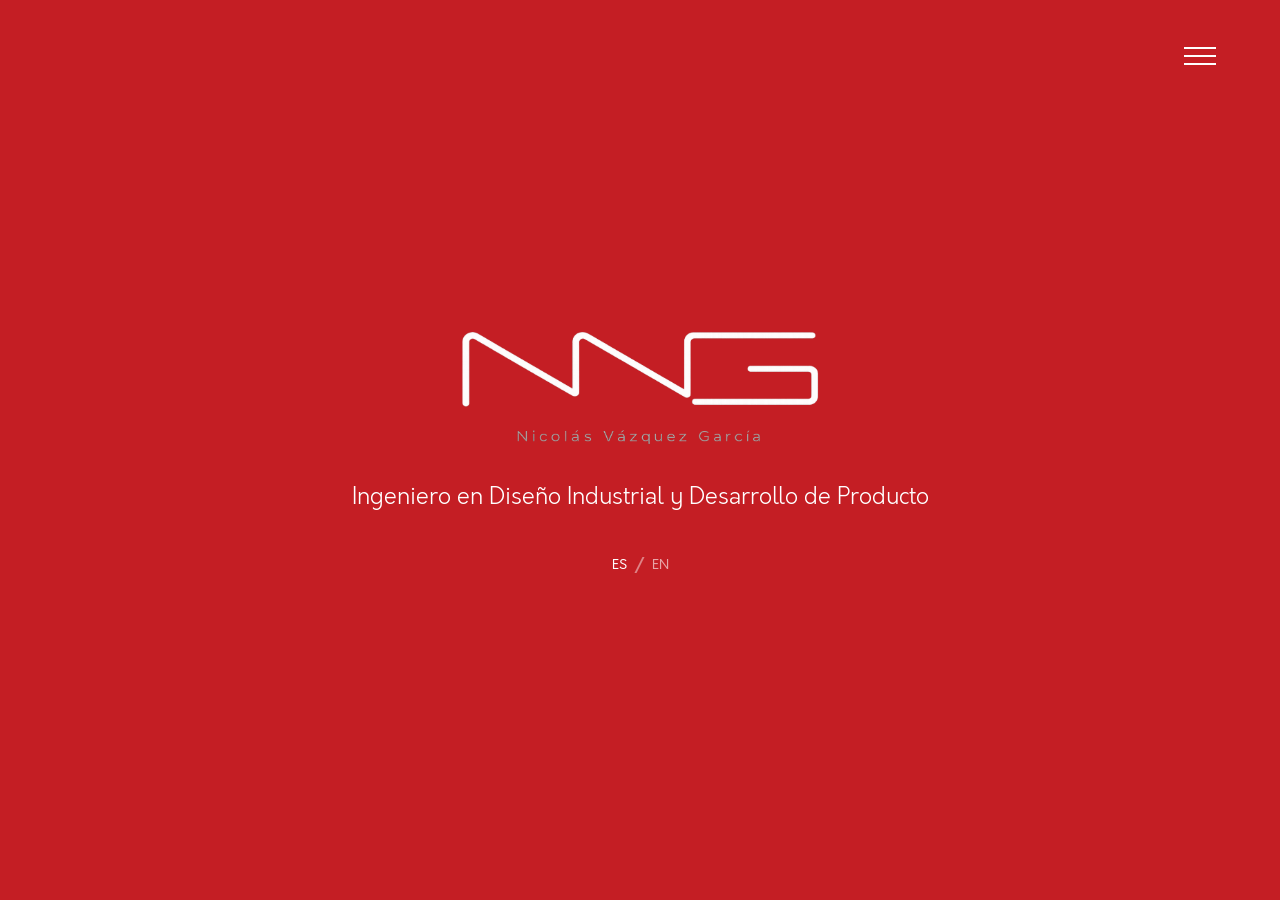
<file: index.html>
<!DOCTYPE html>
<html lang="es">
<head>
<meta charset="UTF-8">
<meta name="viewport" content="width=device-width, initial-scale=1.0">
<title data-i18n="home.docTitle">Nicolás Vázquez García — Ingeniero en diseño industrial</title>
<meta name="description" data-i18n-content="home.docDesc" content="Portfolio de Nicolás Vázquez García, ingeniero en diseño industrial y desarrollo de producto.">
<link rel="icon" href="favicon.ico" sizes="any">
<link rel="icon" type="image/png" href="favicon-32.png" sizes="32x32">
<link rel="apple-touch-icon" href="favicon-180.png">
<link rel="stylesheet" href="css/style.css?v=4">
</head>
<body class="hero-page">

<div class="scroll-progress" aria-hidden="true"><span data-scroll-progress></span></div>

<button type="button" class="menu-toggle menu-toggle-floating" aria-expanded="false" aria-controls="site-menu" aria-label="Abrir menú" data-i18n-aria="nav.openMenu">
  <span class="menu-toggle-bar"></span>
  <span class="menu-toggle-bar"></span>
  <span class="menu-toggle-bar"></span>
</button>

<nav id="site-menu" class="site-menu" aria-label="Menú principal" data-i18n-aria="nav.mainMenu">
  <ul class="site-menu-links">
    <li><a href="index.html" data-i18n="nav.home">Inicio</a></li>
    <li><a href="cv.html" data-i18n="nav.cv">CV</a></li>
    <li><button type="button" data-submenu-toggle data-i18n="nav.projects">Proyectos</button></li>
    <li><a href="sobre-mi.html" data-i18n="nav.about">Sobre mí</a></li>
    <li><a href="contacto.html" data-i18n="nav.contact">Contacto</a></li>
  </ul>
  <div class="lang-switch" role="group" aria-label="Selector de idioma" data-i18n-aria="nav.langSelector">
    <button type="button" class="lang-option is-active" data-lang="es">ES</button>
    <span class="lang-divider" aria-hidden="true">/</span>
    <button type="button" class="lang-option" data-lang="en">EN</button>
  </div>
</nav>

<nav id="projects-menu" class="site-menu" aria-label="Menú de proyectos" data-i18n-aria="nav.projectsMenu">
  <button type="button" class="submenu-back" data-submenu-back data-i18n="nav.back">‹ Volver</button>
  <ul class="site-menu-links">
    <li><a href="tfg.html">TFG</a></li>
    <li><a href="rail-folding-package.html">Rail Folding Package</a></li>
    <li><a href="3ds-max-rendering.html">3DS Max Rendering</a></li>
  </ul>
</nav>

<main>
  <section class="hero-split">
    <div class="hero-info reveal">
      <img class="hero-info-logo" src="imagenes/nvg-blanco-nombre-crop.webp" alt="Nicolás Vázquez García">
      <p class="hero-info-subtitle" data-i18n="home.subtitle">Ingeniero en Diseño Industrial<br> y Desarrollo de Producto</p>
      <div class="lang-switch lang-switch--hero" role="group" aria-label="Selector de idioma" data-i18n-aria="nav.langSelector">
        <button type="button" class="lang-option is-active" data-lang="es">ES</button>
        <span class="lang-divider" aria-hidden="true">/</span>
        <button type="button" class="lang-option" data-lang="en">EN</button>
      </div>
    </div>
  </section>
</main>

<script src="js/i18n.js?v=4"></script>
<script src="js/main.js?v=4"></script>
</body>
</html>
</file>
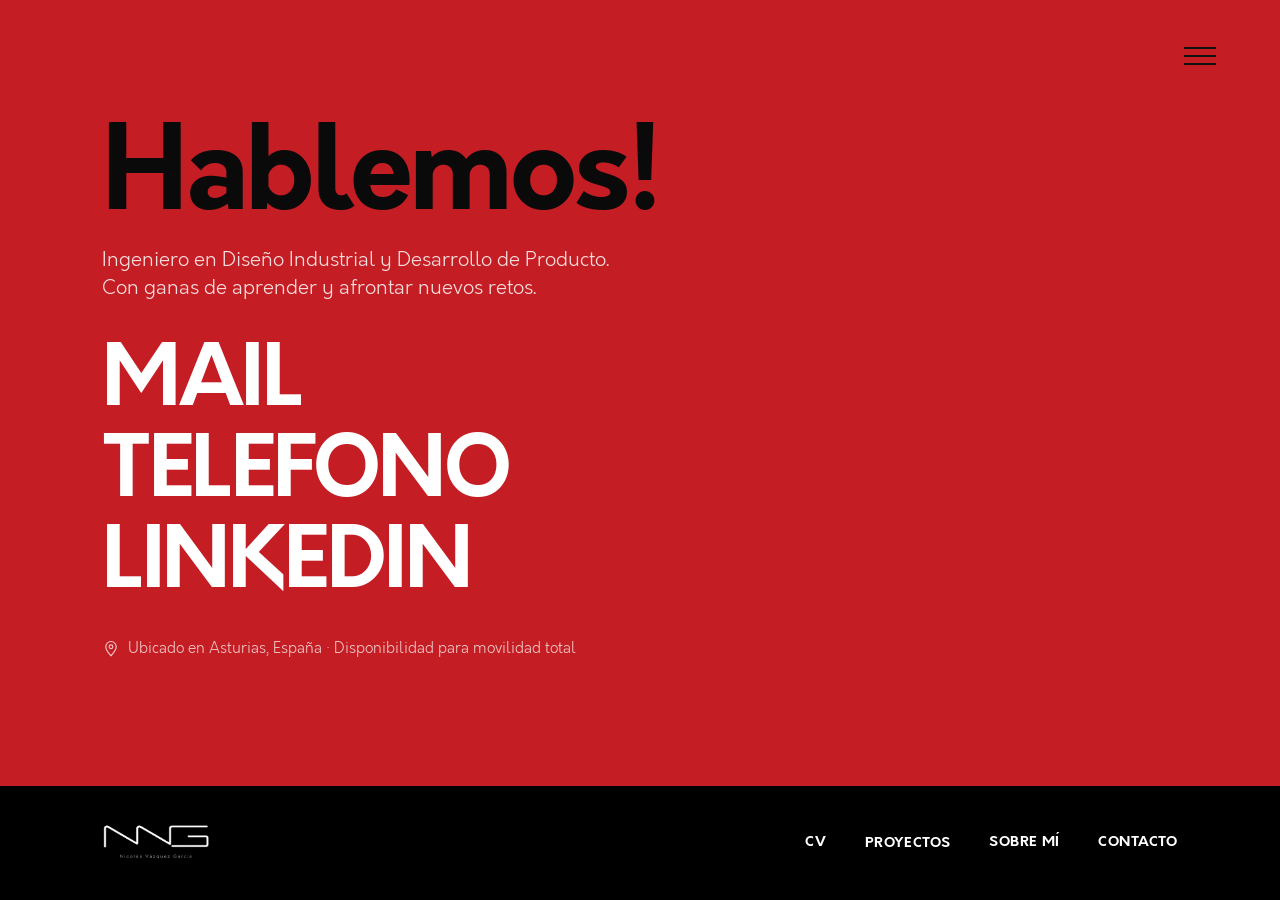
<file: contacto.html>
<!DOCTYPE html>
<html lang="es">
<head>
<meta charset="UTF-8">
<meta name="viewport" content="width=device-width, initial-scale=1.0">
<title data-i18n="contact.docTitle">Contacto — Nicolás Vázquez García</title>
<meta name="description" data-i18n-content="contact.docDesc" content="Contacta con Nicolás Vázquez García, ingeniero en diseño industrial y desarrollo de producto.">
<link rel="icon" href="favicon.ico" sizes="any">
<link rel="icon" type="image/png" href="favicon-32.png" sizes="32x32">
<link rel="apple-touch-icon" href="favicon-180.png">
<link rel="stylesheet" href="css/style.css?v=4">
</head>
<body class="page-lime">

<div class="scroll-progress" aria-hidden="true"><span data-scroll-progress></span></div>

<button type="button" class="menu-toggle menu-toggle-floating" aria-expanded="false" aria-controls="site-menu" aria-label="Abrir menú" data-i18n-aria="nav.openMenu">
  <span class="menu-toggle-bar"></span>
  <span class="menu-toggle-bar"></span>
  <span class="menu-toggle-bar"></span>
</button>

<nav id="site-menu" class="site-menu" aria-label="Menú principal" data-i18n-aria="nav.mainMenu">
  <ul class="site-menu-links">
    <li><a href="index.html" data-i18n="nav.home">Inicio</a></li>
    <li><a href="cv.html" data-i18n="nav.cv">CV</a></li>
    <li><button type="button" data-submenu-toggle data-i18n="nav.projects">Proyectos</button></li>
    <li><a href="sobre-mi.html" data-i18n="nav.about">Sobre mí</a></li>
    <li><a href="contacto.html" data-i18n="nav.contact">Contacto</a></li>
  </ul>
  <div class="lang-switch" role="group" aria-label="Selector de idioma" data-i18n-aria="nav.langSelector">
    <button type="button" class="lang-option is-active" data-lang="es">ES</button>
    <span class="lang-divider" aria-hidden="true">/</span>
    <button type="button" class="lang-option" data-lang="en">EN</button>
  </div>
</nav>

<nav id="projects-menu" class="site-menu" aria-label="Menú de proyectos" data-i18n-aria="nav.projectsMenu">
  <button type="button" class="submenu-back" data-submenu-back data-i18n="nav.back">‹ Volver</button>
  <ul class="site-menu-links">
    <li><a href="tfg.html">TFG</a></li>
    <li><a href="rail-folding-package.html">Rail Folding Package</a></li>
    <li><a href="3ds-max-rendering.html">3DS Max Rendering</a></li>
  </ul>
</nav>

<main>
  <section class="contact-hero reveal">
    <h1 class="section-title" data-i18n="contact.title">Hablemos!</h1>
    <p class="tfg-subtitle" data-i18n="contact.subtitle">Ingeniero en Diseño Industrial y Desarrollo de Producto.<br>Con ganas de aprender y afrontar nuevos retos.</p>
  </section>

  <section class="contact">
    <div class="contact-links" data-reveal-group>
      <a class="contact-link" id="contact-email" href="#" data-user="nicovg07" data-domain="gmail.com" data-i18n="contact.mail">Mail</a>
      <a class="contact-link" id="contact-tel" href="#" data-prefix="+34" data-number="600242549" data-i18n="contact.tel">Telefono</a>
      <a class="contact-link" href="https://www.linkedin.com/in/nicolasvazquezgarcia/" target="_blank" rel="noopener noreferrer">LinkedIn</a>
    </div>

    <p class="contact-location">
      <span class="contact-location-icon" aria-hidden="true">
        <svg viewBox="0 0 24 24">
          <path d="M12 21s7-7.5 7-12a7 7 0 1 0-14 0c0 4.5 7 12 7 12z"></path>
          <circle cx="12" cy="9" r="2.5"></circle>
        </svg>
      </span>
      <span data-i18n="contact.location">Ubicado en Asturias, España · Disponibilidad para movilidad total</span>
    </p>
  </section>
</main>

<footer class="site-footer">
  <div class="site-footer-inner">
    <a class="site-footer-logo-link" href="index.html" aria-label="Inicio" data-i18n-aria="nav.home">
      <img class="site-footer-logo" src="imagenes/nvg-blanco-nombre.webp" alt="Nicolás Vázquez García">
    </a>
    <nav class="site-footer-nav" aria-label="Pie de página" data-i18n-aria="nav.footer">
      <a href="cv.html" data-i18n="nav.cv">CV</a>
      <button type="button" data-submenu-toggle data-i18n="nav.projects">Proyectos</button>
      <a href="sobre-mi.html" data-i18n="nav.about">Sobre mí</a>
      <a href="contacto.html" data-i18n="nav.contact">Contacto</a>
    </nav>
  </div>
</footer>

<script src="js/i18n.js?v=4"></script>
<script src="js/main.js?v=4"></script>
</body>
</html>
</file>
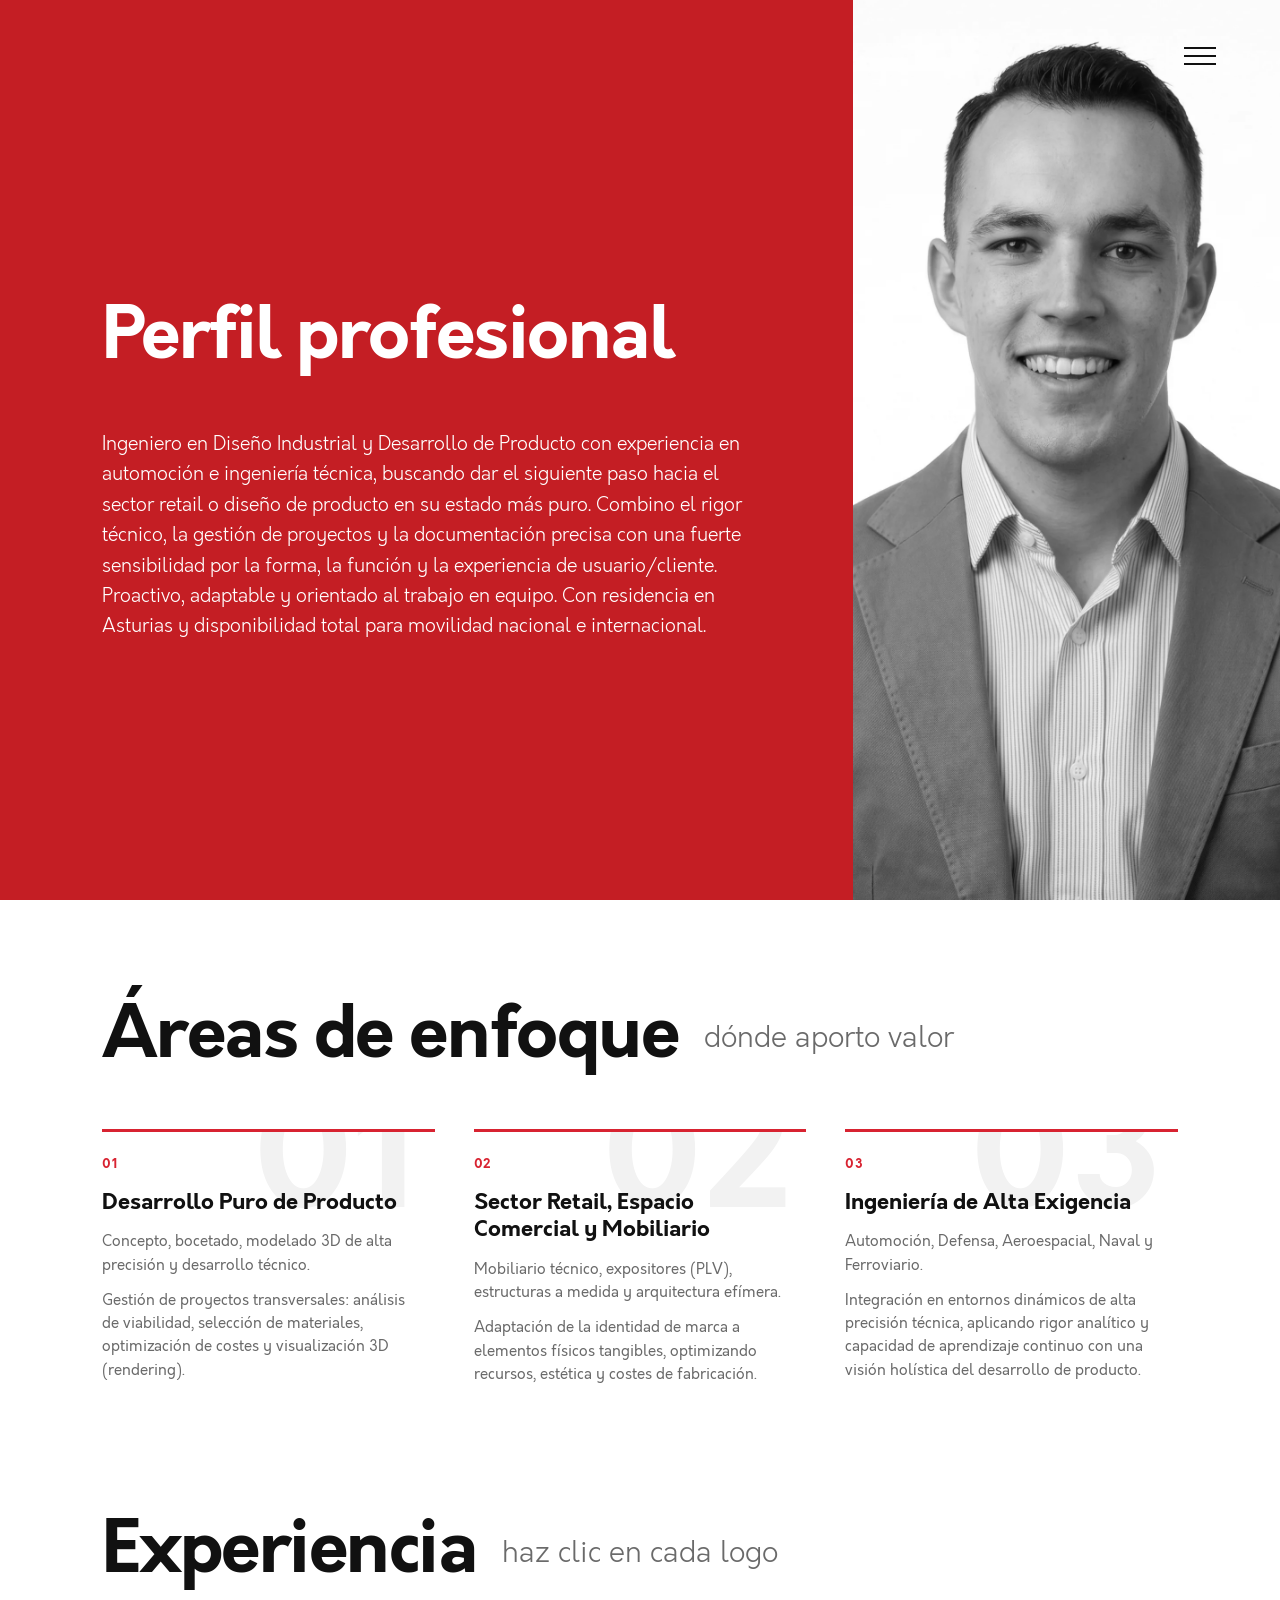
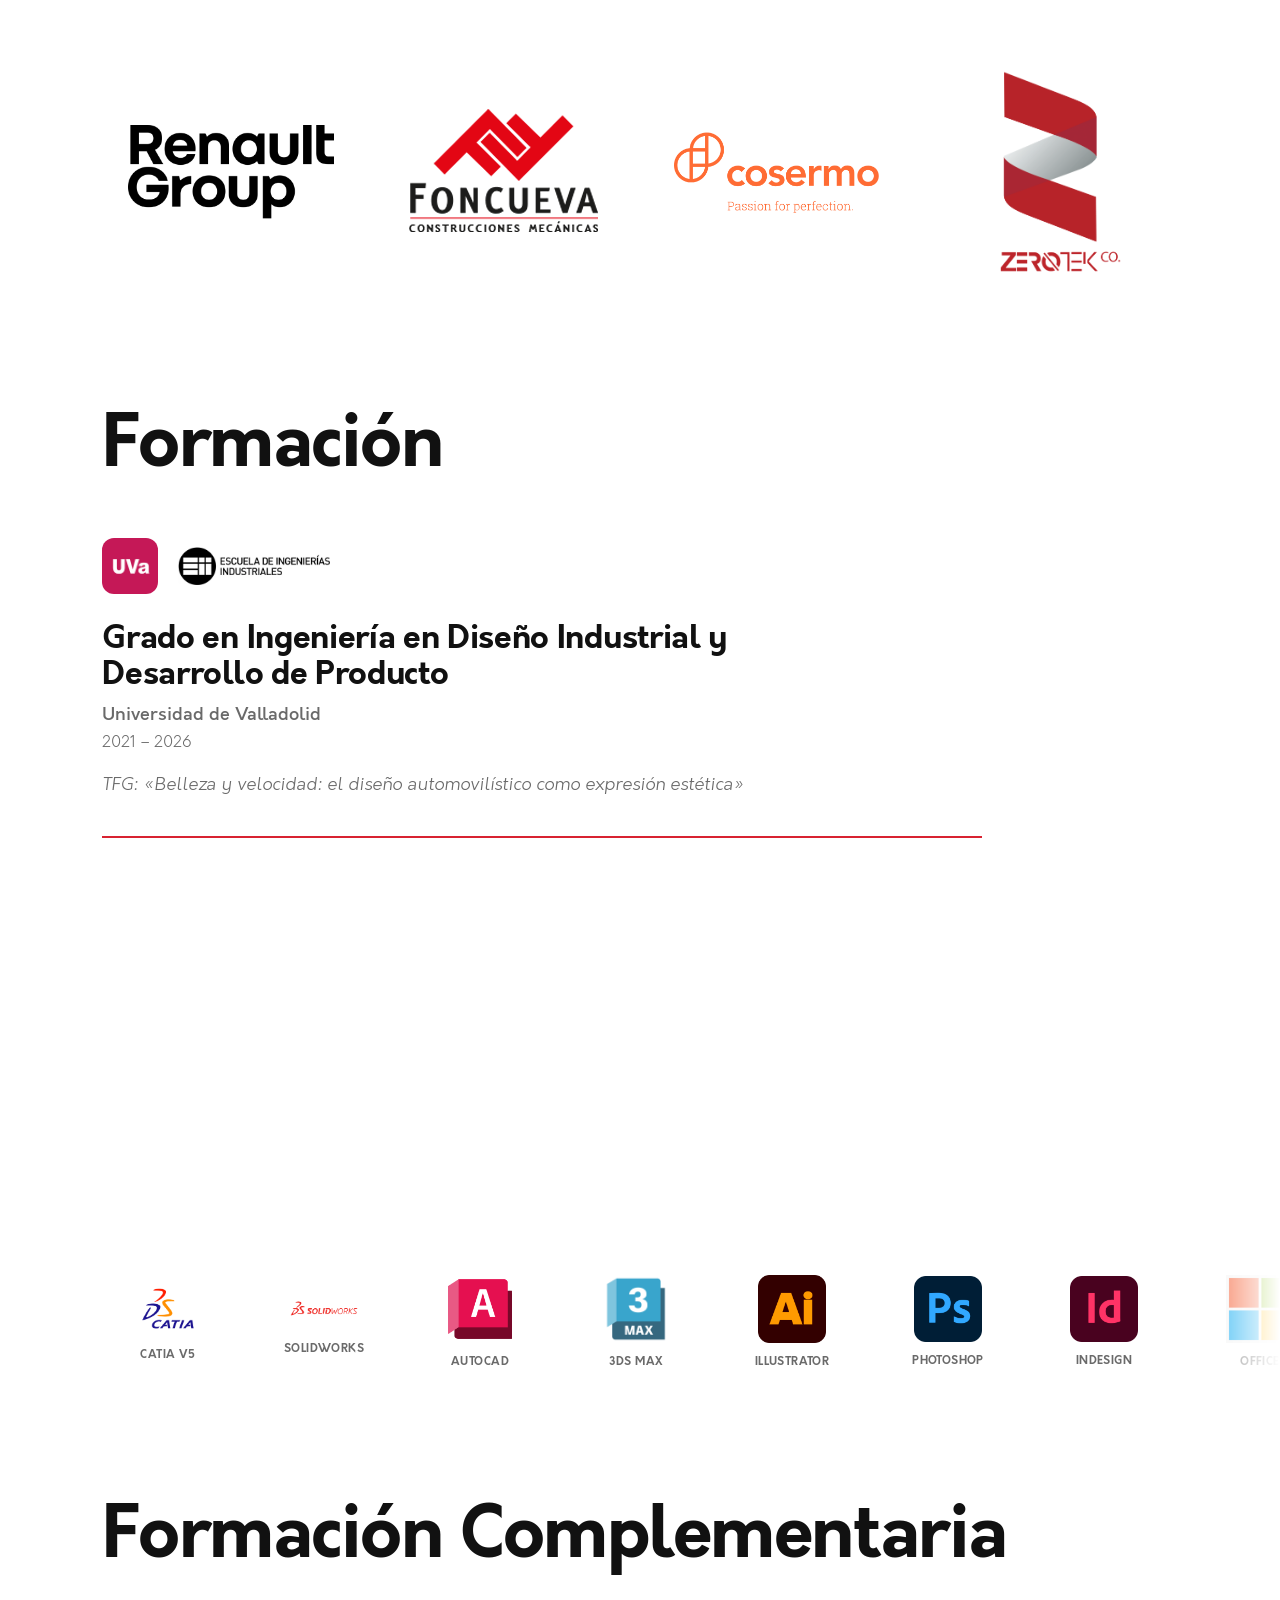
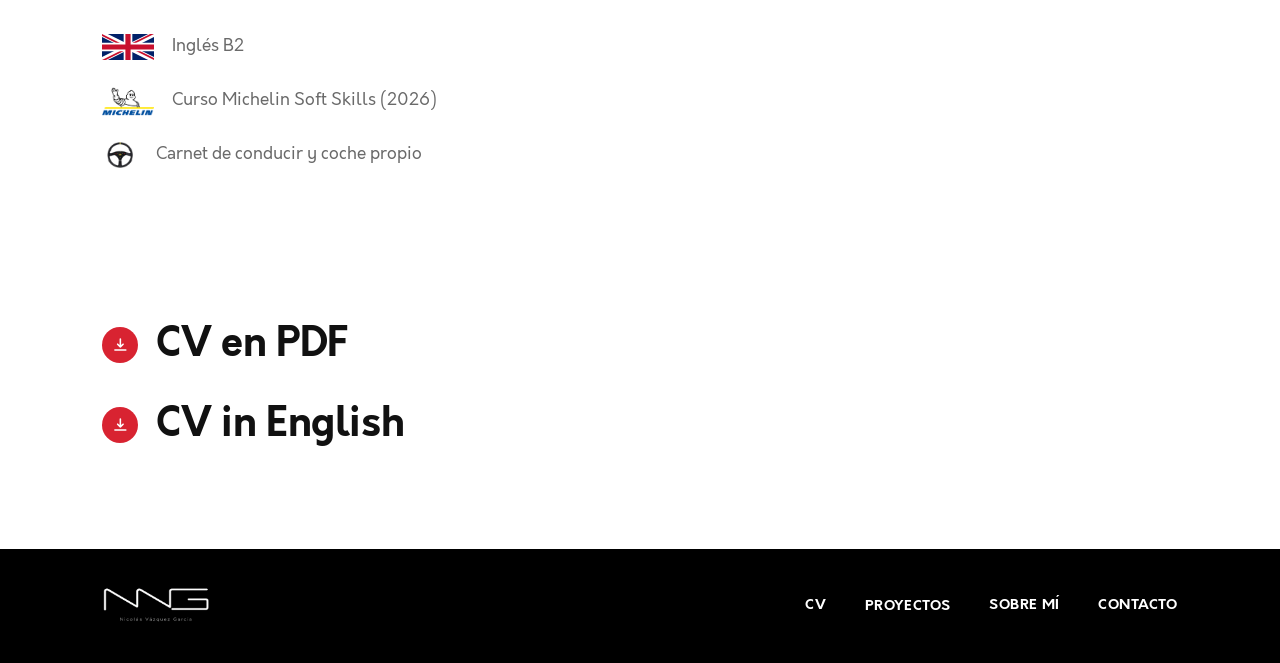
<file: cv.html>
<!DOCTYPE html>
<html lang="es">
<head>
<meta charset="UTF-8">
<meta name="viewport" content="width=device-width, initial-scale=1.0">
<title data-i18n="cv.docTitle">CV — Nicolás Vázquez García</title>
<meta name="description" data-i18n-content="cv.docDesc" content="Currículum de Nicolás Vázquez García, ingeniero en diseño industrial y desarrollo de producto.">
<link rel="icon" href="favicon.ico" sizes="any">
<link rel="icon" type="image/png" href="favicon-32.png" sizes="32x32">
<link rel="apple-touch-icon" href="favicon-180.png">
<link rel="stylesheet" href="css/style.css?v=4">
</head>
<body class="page-cv">

<div class="scroll-progress" aria-hidden="true"><span data-scroll-progress></span></div>

<button type="button" class="menu-toggle menu-toggle-floating" aria-expanded="false" aria-controls="site-menu" aria-label="Abrir menú" data-i18n-aria="nav.openMenu">
  <span class="menu-toggle-bar"></span>
  <span class="menu-toggle-bar"></span>
  <span class="menu-toggle-bar"></span>
</button>

<nav id="site-menu" class="site-menu" aria-label="Menú principal" data-i18n-aria="nav.mainMenu">
  <ul class="site-menu-links">
    <li><a href="index.html" data-i18n="nav.home">Inicio</a></li>
    <li><a href="cv.html" data-i18n="nav.cv">CV</a></li>
    <li><button type="button" data-submenu-toggle data-i18n="nav.projects">Proyectos</button></li>
    <li><a href="sobre-mi.html" data-i18n="nav.about">Sobre mí</a></li>
    <li><a href="contacto.html" data-i18n="nav.contact">Contacto</a></li>
  </ul>
  <div class="lang-switch" role="group" aria-label="Selector de idioma" data-i18n-aria="nav.langSelector">
    <button type="button" class="lang-option is-active" data-lang="es">ES</button>
    <span class="lang-divider" aria-hidden="true">/</span>
    <button type="button" class="lang-option" data-lang="en">EN</button>
  </div>
</nav>

<nav id="projects-menu" class="site-menu" aria-label="Menú de proyectos" data-i18n-aria="nav.projectsMenu">
  <button type="button" class="submenu-back" data-submenu-back data-i18n="nav.back">‹ Volver</button>
  <ul class="site-menu-links">
    <li><a href="tfg.html">TFG</a></li>
    <li><a href="rail-folding-package.html">Rail Folding Package</a></li>
    <li><a href="3ds-max-rendering.html">3DS Max Rendering</a></li>
  </ul>
</nav>

<main>
  <section class="cv-bio reveal">
    <div class="cv-bio-text-wrap">
      <h1 class="section-title" data-i18n="cv.profileTitle">Perfil profesional</h1>
      <p class="cv-bio-text" data-i18n="cv.profileText">
        <strong>Ingeniero en Diseño Industrial y Desarrollo de Producto</strong> con experiencia en <strong>automoción</strong> e ingeniería técnica, buscando dar el siguiente paso hacia el sector <strong>retail</strong> o <strong>diseño de producto</strong> en su estado más puro. Combino el <strong>rigor técnico, la gestión de proyectos y la documentación precisa</strong> con una fuerte sensibilidad por la <strong>forma, la función y la experiencia de usuario/cliente</strong>. <strong>Proactivo, adaptable y orientado al trabajo en equipo</strong>. Con residencia en Asturias y <strong>disponibilidad total para movilidad nacional e internacional</strong>.
      </p>
    </div>
    <div class="cv-bio-photo">
      <img src="imagenes/inicio.webp" alt="Nicolás Vázquez García">
    </div>
  </section>

  <section class="cv-focus">
    <h2 class="section-title reveal"><span data-i18n="cv.focusTitle">Áreas de enfoque</span> <span class="section-title-hint" data-i18n="cv.focusHint">dónde aporto valor</span></h2>
    <div class="cv-focus-grid" data-reveal-group>
      <div class="cv-focus-card" data-num="01">
        <span class="cv-focus-index">01</span>
        <h3 class="cv-focus-title" data-i18n="cv.focus1Title">Desarrollo Puro de Producto</h3>
        <p class="cv-focus-text" data-i18n="cv.focus1TextA">Concepto, bocetado, modelado 3D de alta precisión y desarrollo técnico.</p>
        <p class="cv-focus-text" data-i18n="cv.focus1TextB">Gestión de proyectos transversales: análisis de viabilidad, selección de materiales, optimización de costes y visualización 3D (rendering).</p>
      </div>
      <div class="cv-focus-card" data-num="02">
        <span class="cv-focus-index">02</span>
        <h3 class="cv-focus-title" data-i18n="cv.focus2Title">Sector Retail, Espacio Comercial y Mobiliario</h3>
        <p class="cv-focus-text" data-i18n="cv.focus2TextA">Mobiliario técnico, expositores (PLV), estructuras a medida y arquitectura efímera.</p>
        <p class="cv-focus-text" data-i18n="cv.focus2TextB">Adaptación de la identidad de marca a elementos físicos tangibles, optimizando recursos, estética y costes de fabricación.</p>
      </div>
      <div class="cv-focus-card" data-num="03">
        <span class="cv-focus-index">03</span>
        <h3 class="cv-focus-title" data-i18n="cv.focus3Title">Ingeniería de Alta Exigencia</h3>
        <p class="cv-focus-text" data-i18n="cv.focus3TextA">Automoción, Defensa, Aeroespacial, Naval y Ferroviario.</p>
        <p class="cv-focus-text" data-i18n="cv.focus3TextB">Integración en entornos dinámicos de alta precisión técnica, aplicando rigor analítico y capacidad de aprendizaje continuo con una visión holística del desarrollo de producto.</p>
      </div>
    </div>
  </section>

  <section class="experience">
    <h2 class="section-title reveal"><span data-i18n="cv.experienceTitle">Experiencia</span> <span class="section-title-hint" data-i18n="cv.experienceHint">haz clic en cada logo</span></h2>

    <div class="job-tabs" role="tablist" data-reveal-group>
      <button type="button" class="job-tab" data-job-tab="renault" aria-expanded="false" aria-controls="panel-renault" aria-label="Renault Group">
        <img class="job-tab-logo" src="CV/Renault.png" alt="Renault Group">
      </button>
      <button type="button" class="job-tab" data-job-tab="foncueva" aria-expanded="false" aria-controls="panel-foncueva" aria-label="Construcciones Foncueva SL">
        <img class="job-tab-logo" src="CV/Foncueva.png" alt="Construcciones Foncueva SL">
      </button>
      <button type="button" class="job-tab" data-job-tab="cosermo" aria-expanded="false" aria-controls="panel-cosermo" aria-label="Cosermo">
        <img class="job-tab-logo" src="CV/Cosermo.png" alt="Cosermo">
      </button>
      <button type="button" class="job-tab" data-job-tab="zerotek" aria-expanded="false" aria-controls="panel-zerotek" aria-label="ZeroTeK Co.">
        <img class="job-tab-logo" src="CV/ZeroTek.png" alt="ZeroTeK Co.">
      </button>
    </div>

    <div class="job-panel-wrap" data-job-panel="renault" id="panel-renault">
      <div class="job-panel-inner">
        <h3 class="job-role" data-i18n="cv.renaultRole">Becario NEXT-GEN – Renault Talent</h3>
        <a class="job-company" href="https://www.renaultgroup.com/es/" target="_blank" rel="noopener noreferrer">Renault Group</a>
        <p class="job-meta" data-i18n="cv.renaultMeta">Sep. 2025 – Feb. 2026 · Valladolid, España</p>
        <p class="job-description" data-i18n="cv.renaultDesc">Apoyo a la gestión técnica en vida serie para los modelos Captur y Symbioz.</p>
        <ul class="job-points">
          <li data-i18n="cv.renaultPoint1">Colaboración directa con el Jefe de Proyecto de Adaptaciones MZK.</li>
          <li data-i18n="cv.renaultPoint2">Elaboración, control y seguimiento de documentación técnica de adaptación.</li>
          <li data-i18n="cv.renaultPoint3">Coordinación de fases de proyecto en un entorno de automoción de alto rendimiento.</li>
        </ul>
      </div>
    </div>

    <div class="job-panel-wrap" data-job-panel="foncueva" id="panel-foncueva">
      <div class="job-panel-inner">
        <h3 class="job-role" data-i18n="cv.foncuevaRole">Oficina Técnica</h3>
        <a class="job-company" href="https://www.construccionesfoncueva.com/" target="_blank" rel="noopener noreferrer">Construcciones Foncueva SL</a>
        <p class="job-meta" data-i18n="cv.foncuevaMeta">Jul. 2025 – Ago. 2025 · Sariego, Asturias</p>
        <p class="job-description" data-i18n="cv.foncuevaDesc">Diseño técnico industrial y supervisión de ejecución.</p>
        <ul class="job-points">
          <li data-i18n="cv.foncuevaPoint1">Diseño 3D de piezas y componentes para maquinaria industrial.</li>
          <li data-i18n="cv.foncuevaPoint2">Elaboración de planos de fabricación y montaje.</li>
          <li data-i18n="cv.foncuevaPoint3">Supervisión del avance de proyectos y verificación técnica sobre el terreno.</li>
        </ul>
      </div>
    </div>

    <div class="job-panel-wrap" data-job-panel="cosermo" id="panel-cosermo">
      <div class="job-panel-inner">
        <h3 class="job-role" data-i18n="cv.cosermoRole">Departamento de Calidad</h3>
        <a class="job-company" href="https://www.cosermo.com/" target="_blank" rel="noopener noreferrer">Cosermo</a>
        <p class="job-meta" data-i18n="cv.cosermoMeta">Jul. 2024 – Ago. 2024 · Gijón, Asturias</p>
        <p class="job-description" data-i18n="cv.cosermoDesc">Garantía e inspección del sistema de calidad en taller.</p>
        <ul class="job-points">
          <li data-i18n="cv.cosermoPoint1">Inspecciones de calidad y verificación del cumplimiento normativo.</li>
          <li data-i18n="cv.cosermoPoint2">Enlace continuo entre la oficina de calidad y el equipo de taller.</li>
          <li data-i18n="cv.cosermoPoint3">Gestión de incidencias técnicas en el proceso de fabricación.</li>
        </ul>
      </div>
    </div>

    <div class="job-panel-wrap" data-job-panel="zerotek" id="panel-zerotek">
      <div class="job-panel-inner">
        <h3 class="job-role" data-i18n="cv.zerotekRole">Diseñador Multidisciplinar</h3>
        <a class="job-company" href="https://zerotek.es/" target="_blank" rel="noopener noreferrer">ZeroTeK Co.</a>
        <p class="job-meta" data-i18n="cv.zerotekMeta">Jun. 2023 – Sep. 2023 · Gijón, Asturias</p>
        <p class="job-description" data-i18n="cv.zerotekDesc">Creación de contenido visual, desarrollo web y comunicación de marca.</p>
        <ul class="job-points">
          <li data-i18n="cv.zerotekPoint1">Diseño y desarrollo de sitios web sobre WordPress.</li>
          <li data-i18n="cv.zerotekPoint2">Producción fotográfica, edición de vídeo y material gráfico digital.</li>
          <li data-i18n="cv.zerotekPoint3">Implementación de identidad visual según las necesidades del cliente.</li>
        </ul>
      </div>
    </div>
  </section>

  <section class="education">
    <h2 class="section-title reveal" data-i18n="cv.educationTitle">Formación</h2>
    <div class="education-card reveal">
      <div class="education-main">
        <div class="education-logos">
          <img class="education-logo education-logo-uva" src="CV/UniversidadValladolid.webp" alt="Universidad de Valladolid">
          <img class="education-logo education-logo-eii" src="CV/eii Uva.webp" alt="Escuela de Ingenierías Industriales">
        </div>
        <h3 class="education-degree" data-i18n="cv.degree">Grado en Ingeniería en Diseño Industrial y<br>Desarrollo de Producto</h3>
        <p class="education-institution" data-i18n="cv.university">Universidad de Valladolid</p>
        <p class="job-meta">2021 – 2026</p>
        <a class="education-tfg" href="tfg.html" data-i18n="cv.tfgLink">TFG: «Belleza y velocidad: el diseño automovilístico como expresión estética»</a>
      </div>
      <ul class="education-awards" data-reveal-group>
        <li>
          <a class="education-award" href="rail-folding-package.html">
            <img class="education-award-logo" src="CV/Worldstar.webp" alt="">
            <span data-i18n="cv.award1">Speciality Packaging Bronze Award, WorldStar Student (2025)</span>
          </a>
        </li>
        <li>
          <a class="education-award" href="rail-folding-package.html">
            <img class="education-award-logo" src="CV/Liderpack.png" alt="">
            <span data-i18n="cv.award2">Premio Liderpack, Diseño Joven (2024)</span>
          </a>
        </li>
        <li>
          <a class="education-award" href="rail-folding-package.html">
            <img class="education-award-logo" src="CV/envase y embalaje.png" alt="">
            <span data-i18n="cv.award3">Finalista, XV Premios Nacionales de Envase y Embalaje (2024)</span>
          </a>
        </li>
      </ul>
    </div>
  </section>

  <section class="software">
    <h2 class="section-title reveal" data-i18n="cv.softwareTitle">Software</h2>
    <div class="software-marquee reveal">
      <div class="software-track">
        <div class="software-card">
          <img class="software-card-icon" src="CV/Catia.png" alt="CATIA V5">
          <span class="software-card-label">CATIA V5</span>
        </div>
        <div class="software-card">
          <img class="software-card-icon" src="CV/solid.png" alt="SolidWorks">
          <span class="software-card-label">SolidWorks</span>
        </div>
        <div class="software-card">
          <img class="software-card-icon" src="CV/autocad.webp" alt="AutoCAD">
          <span class="software-card-label">AutoCAD</span>
        </div>
        <div class="software-card">
          <img class="software-card-icon" src="CV/3ds.png" alt="3ds Max">
          <span class="software-card-label">3ds Max</span>
        </div>
        <div class="software-card">
          <img class="software-card-icon" src="CV/illustrator.webp" alt="Illustrator">
          <span class="software-card-label">Illustrator</span>
        </div>
        <div class="software-card">
          <img class="software-card-icon" src="CV/photoshop.webp" alt="Photoshop">
          <span class="software-card-label">Photoshop</span>
        </div>
        <div class="software-card">
          <img class="software-card-icon" src="CV/indesign.webp" alt="InDesign">
          <span class="software-card-label">InDesign</span>
        </div>
        <div class="software-card">
          <img class="software-card-icon" src="CV/Microsoft.webp" alt="Office">
          <span class="software-card-label">Office</span>
        </div>
        <div class="software-card">
          <img class="software-card-icon" src="CV/AItools.webp" alt="AI Tools">
          <span class="software-card-label">AI Tools</span>
        </div>
        <div class="software-card" aria-hidden="true">
          <img class="software-card-icon" src="CV/Catia.png" alt="">
          <span class="software-card-label">CATIA V5</span>
        </div>
        <div class="software-card" aria-hidden="true">
          <img class="software-card-icon" src="CV/solid.png" alt="">
          <span class="software-card-label">SolidWorks</span>
        </div>
        <div class="software-card" aria-hidden="true">
          <img class="software-card-icon" src="CV/autocad.webp" alt="">
          <span class="software-card-label">AutoCAD</span>
        </div>
        <div class="software-card" aria-hidden="true">
          <img class="software-card-icon" src="CV/3ds.png" alt="">
          <span class="software-card-label">3ds Max</span>
        </div>
        <div class="software-card" aria-hidden="true">
          <img class="software-card-icon" src="CV/illustrator.webp" alt="">
          <span class="software-card-label">Illustrator</span>
        </div>
        <div class="software-card" aria-hidden="true">
          <img class="software-card-icon" src="CV/photoshop.webp" alt="">
          <span class="software-card-label">Photoshop</span>
        </div>
        <div class="software-card" aria-hidden="true">
          <img class="software-card-icon" src="CV/indesign.webp" alt="">
          <span class="software-card-label">InDesign</span>
        </div>
        <div class="software-card" aria-hidden="true">
          <img class="software-card-icon" src="CV/Microsoft.webp" alt="">
          <span class="software-card-label">Office</span>
        </div>
        <div class="software-card" aria-hidden="true">
          <img class="software-card-icon" src="CV/AItools.webp" alt="">
          <span class="software-card-label">AI Tools</span>
        </div>
      </div>
    </div>
  </section>

  <section class="additional-training">
    <h2 class="section-title reveal" data-i18n="cv.trainingTitle">Formación Complementaria</h2>
    <ul class="training-list" data-reveal-group>
      <li class="training-item">
        <img class="training-icon" src="CV/inglés.svg" alt="">
        <span data-i18n="cv.training1">Inglés B2</span>
      </li>
      <li class="training-item">
        <img class="training-icon" src="CV/michelin.png" alt="">
        <span data-i18n="cv.training2">Curso Michelin Soft Skills (2026)</span>
      </li>
      <li class="training-item">
        <img class="training-icon" src="CV/Carnet.webp" alt="">
        <span data-i18n="cv.training3">Carnet de conducir y coche propio</span>
      </li>
    </ul>
  </section>

  <section class="cv-download">
    <div class="cv-download-actions" data-reveal-group>
      <a class="cv-download-link" href="CV/CV_Nicolas_Vazquez.pdf" target="_blank" rel="noopener noreferrer">
        <span class="cv-download-icon" aria-hidden="true">
          <svg viewBox="0 0 24 24" fill="none" stroke="currentColor" stroke-width="2" stroke-linecap="round" stroke-linejoin="round">
            <path d="M12 4v10m0 0l-3.5-3.5M12 14l3.5-3.5"></path>
            <path d="M5 18h14"></path>
          </svg>
        </span>
        <span data-i18n="cv.downloadEs">CV en PDF</span>
      </a>
      <a class="cv-download-link" href="CV/CV_Nicolas_Vazquez_EN.pdf" target="_blank" rel="noopener noreferrer">
        <span class="cv-download-icon" aria-hidden="true">
          <svg viewBox="0 0 24 24" fill="none" stroke="currentColor" stroke-width="2" stroke-linecap="round" stroke-linejoin="round">
            <path d="M12 4v10m0 0l-3.5-3.5M12 14l3.5-3.5"></path>
            <path d="M5 18h14"></path>
          </svg>
        </span>
        <span data-i18n="cv.downloadEn">CV in English</span>
      </a>
    </div>
  </section>
</main>

<footer class="site-footer">
  <div class="site-footer-inner">
    <a class="site-footer-logo-link" href="index.html" aria-label="Inicio" data-i18n-aria="nav.home">
      <img class="site-footer-logo" src="imagenes/nvg-blanco-nombre.webp" alt="Nicolás Vázquez García">
    </a>
    <nav class="site-footer-nav" aria-label="Pie de página" data-i18n-aria="nav.footer">
      <a href="cv.html" data-i18n="nav.cv">CV</a>
      <button type="button" data-submenu-toggle data-i18n="nav.projects">Proyectos</button>
      <a href="sobre-mi.html" data-i18n="nav.about">Sobre mí</a>
      <a href="contacto.html" data-i18n="nav.contact">Contacto</a>
    </nav>
  </div>
</footer>

<script src="js/i18n.js?v=4"></script>
<script src="js/main.js?v=4"></script>
</body>
</html>
</file>
<file: css/style.css>
@font-face {
  font-family: "Orkney";
  src: url("../fuentes/orkney/orkney-light.woff2") format("woff2"),
       url("../fuentes/orkney/orkney-light.woff") format("woff");
  font-weight: 300;
  font-style: normal;
  font-display: swap;
}

@font-face {
  font-family: "Orkney";
  src: url("../fuentes/orkney/orkney-light-italic.woff2") format("woff2"),
       url("../fuentes/orkney/orkney-light-italic.woff") format("woff");
  font-weight: 300;
  font-style: italic;
  font-display: swap;
}

@font-face {
  font-family: "Orkney";
  src: url("../fuentes/orkney/orkney-regular.woff2") format("woff2"),
       url("../fuentes/orkney/orkney-regular.woff") format("woff");
  font-weight: 400;
  font-style: normal;
  font-display: swap;
}

@font-face {
  font-family: "Orkney";
  src: url("../fuentes/orkney/orkney-regular-italic.woff2") format("woff2"),
       url("../fuentes/orkney/orkney-regular-italic.woff") format("woff");
  font-weight: 400;
  font-style: italic;
  font-display: swap;
}

@font-face {
  font-family: "Orkney";
  src: url("../fuentes/orkney/orkney-medium.woff2") format("woff2"),
       url("../fuentes/orkney/orkney-medium.woff") format("woff");
  font-weight: 500;
  font-style: normal;
  font-display: swap;
}

@font-face {
  font-family: "Orkney";
  src: url("../fuentes/orkney/orkney-medium-italic.woff2") format("woff2"),
       url("../fuentes/orkney/orkney-medium-italic.woff") format("woff");
  font-weight: 500;
  font-style: italic;
  font-display: swap;
}

@font-face {
  font-family: "Orkney";
  src: url("../fuentes/orkney/orkney-bold.woff2") format("woff2"),
       url("../fuentes/orkney/orkney-bold.woff") format("woff");
  font-weight: 700;
  font-style: normal;
  font-display: swap;
}

@font-face {
  font-family: "Orkney";
  src: url("../fuentes/orkney/orkney-bold-italic.woff2") format("woff2"),
       url("../fuentes/orkney/orkney-bold-italic.woff") format("woff");
  font-weight: 700;
  font-style: italic;
  font-display: swap;
}

@font-face {
  font-family: "Helvetica";
  src: url("../fuentes/helvetica/helvetica-regular.ttf") format("truetype");
  font-weight: 400;
  font-style: normal;
  font-display: swap;
}

@font-face {
  font-family: "Helvetica";
  src: url("../fuentes/helvetica/helvetica-oblique.ttf") format("truetype");
  font-weight: 400;
  font-style: italic;
  font-display: swap;
}

@font-face {
  font-family: "Helvetica";
  src: url("../fuentes/helvetica/helvetica-bold.ttf") format("truetype");
  font-weight: 700;
  font-style: normal;
  font-display: swap;
}

@font-face {
  font-family: "Helvetica";
  src: url("../fuentes/helvetica/helvetica-bold-oblique.ttf") format("truetype");
  font-weight: 700;
  font-style: italic;
  font-display: swap;
}

:root {
  --color-bg: #ffffff;
  --color-text: #111111;
  --color-text-muted: #6a6a6a;
  --color-brand: #C41E24;
  --color-accent: #D82331;
  --color-accent-light: #ff5a63;
  --font-family: "Orkney", "Helvetica Neue", Helvetica, Arial, sans-serif;
  --font-family-alt: "Helvetica", "Helvetica Neue", Arial, sans-serif;
}

*,
*::before,
*::after {
  box-sizing: border-box;
}

html {
  -webkit-font-smoothing: antialiased;
}

body {
  display: flex;
  flex-direction: column;
  min-height: 100vh;
  margin: 0;
  background: var(--color-bg);
  color: var(--color-text);
  font-family: var(--font-family);
  line-height: 1.4;
}

main {
  flex: 1 0 auto;
}


/* Page transitions (native, zero-JS; unsupported browsers just skip it) */

@view-transition {
  navigation: auto;
}

::view-transition-old(root),
::view-transition-new(root) {
  animation-duration: 0.45s;
  animation-timing-function: cubic-bezier(0.4, 0, 0.2, 1);
}

::view-transition-old(root) { animation-name: nvg-fade-out; }
::view-transition-new(root) { animation-name: nvg-fade-in; }

@keyframes nvg-fade-out { to { opacity: 0; } }
@keyframes nvg-fade-in { from { opacity: 0; } }

/* Scroll progress indicator */

.scroll-progress {
  position: fixed;
  top: 0;
  left: 0;
  right: 0;
  height: 3px;
  z-index: 1300;
  pointer-events: none;
}

.scroll-progress span {
  display: block;
  height: 100%;
  width: 100%;
  background: var(--color-accent);
  transform-origin: 0 0;
  transform: scaleX(0);
  transition: transform 0.1s linear;
}

body.menu-open .scroll-progress,
body.lightbox-open .scroll-progress,
body.hero-page .scroll-progress {
  opacity: 0;
}

ul {
  list-style: none;
  margin: 0;
  padding: 0;
}

a {
  color: inherit;
  text-decoration: none;
}

button {
  font-family: inherit;
  cursor: pointer;
}

.menu-toggle {
  display: flex;
  flex-direction: column;
  align-items: flex-end;
  justify-content: center;
  gap: 6px;
  width: 32px;
  height: 32px;
  padding: 0;
  background: none;
  border: none;
  z-index: 1100;
}

.menu-toggle-bar {
  display: block;
  width: 100%;
  height: 2px;
  background: var(--color-text);
  transition: transform 0.25s ease, opacity 0.25s ease, background-color 0.15s ease;
}

.menu-toggle[aria-expanded="true"] .menu-toggle-bar {
  background: var(--color-bg);
}

.menu-toggle:hover .menu-toggle-bar {
  background: var(--color-accent);
}

.menu-toggle[aria-expanded="true"] .menu-toggle-bar:nth-child(1) {
  transform: translateY(8px) rotate(45deg);
}

.menu-toggle[aria-expanded="true"] .menu-toggle-bar:nth-child(2) {
  opacity: 0;
}

.menu-toggle[aria-expanded="true"] .menu-toggle-bar:nth-child(3) {
  transform: translateY(-8px) rotate(-45deg);
}

.menu-toggle-floating {
  position: fixed;
  top: clamp(24px, 4vw, 40px);
  right: clamp(24px, 5vw, 64px);
}

.site-menu {
  position: fixed;
  inset: 0;
  z-index: 1000;
  display: flex;
  flex-direction: column;
  align-items: center;
  justify-content: center;
  gap: 56px;
  background: var(--color-text);
  opacity: 0;
  visibility: hidden;
  transform: translateY(-16px);
  transition: opacity 0.3s ease, transform 0.3s ease, visibility 0s linear 0.3s;
}

.site-menu.is-open {
  opacity: 1;
  visibility: visible;
  transform: translateY(0);
  transition: opacity 0.3s ease, transform 0.3s ease;
}

.site-menu-links {
  display: flex;
  flex-direction: column;
  align-items: center;
  gap: 24px;
}

.site-menu-links a,
.site-menu-links button {
  position: relative;
  background: none;
  border: none;
  padding: 0;
  font-size: clamp(32px, 6vw, 56px);
  font-weight: 700;
  letter-spacing: -0.01em;
  text-transform: uppercase;
  color: var(--color-bg);
  transition: color 0.15s ease;
}

.site-menu-links a::after,
.site-menu-links button::after {
  content: "";
  position: absolute;
  left: 0;
  right: 0;
  bottom: -0.06em;
  height: 0.05em;
  background: currentColor;
  transform: scaleX(0);
  transform-origin: left;
  transition: transform 0.35s ease;
}

.site-menu-links a:hover,
.site-menu-links button:hover {
  color: var(--color-accent);
}

.site-menu-links a:hover::after,
.site-menu-links button:hover::after {
  transform: scaleX(1);
}

.site-menu-links a.is-current,
.site-menu-links button.is-current {
  text-decoration: line-through;
  text-decoration-thickness: 0.06em;
  text-underline-offset: 0;
}

.site-menu-links a.is-current::after,
.site-menu-links button.is-current::after {
  content: none;
}

.submenu-back {
  position: absolute;
  top: clamp(24px, 4vw, 40px);
  left: clamp(24px, 5vw, 64px);
  background: none;
  border: none;
  padding: 0;
  font-size: 14px;
  font-weight: 700;
  letter-spacing: 0.04em;
  text-transform: uppercase;
  color: var(--color-bg);
  transition: color 0.15s ease;
}

.submenu-back:hover {
  color: var(--color-accent);
}

body.menu-open,
body.lightbox-open {
  overflow: hidden;
}

.lightbox {
  position: fixed;
  inset: 0;
  z-index: 1200;
  display: flex;
  align-items: center;
  justify-content: center;
  padding: clamp(24px, 6vw, 64px);
  overflow: hidden;
  background: rgba(0, 0, 0, 0.9);
  opacity: 0;
  visibility: hidden;
  transition: opacity 0.25s ease, visibility 0s linear 0.25s;
}

.lightbox.is-open {
  opacity: 1;
  visibility: visible;
  transition: opacity 0.25s ease;
}

.lightbox-img {
  max-width: 100%;
  max-height: 100%;
  object-fit: contain;
  cursor: zoom-in;
  transition: transform 0.25s ease;
}

.lightbox-img.is-zoomed {
  transform: scale(2.2);
  cursor: zoom-out;
}

.lightbox-close {
  position: fixed;
  top: clamp(24px, 4vw, 40px);
  right: clamp(24px, 5vw, 64px);
  background: none;
  border: none;
  padding: 0;
  font-size: 32px;
  line-height: 1;
  color: #ffffff;
  transition: color 0.15s ease;
}

.lightbox-close:hover {
  color: var(--color-accent);
}

.lightbox-nav {
  position: fixed;
  top: 50%;
  transform: translateY(-50%);
  background: none;
  border: none;
  padding: 0 8px;
  font-size: clamp(40px, 6vw, 64px);
  line-height: 1;
  color: #ffffff;
  transition: color 0.15s ease;
}

.lightbox-nav:hover {
  color: var(--color-accent);
}

.lightbox-prev {
  left: clamp(8px, 3vw, 40px);
}

.lightbox-next {
  right: clamp(8px, 3vw, 40px);
}

.lang-switch {
  display: flex;
  align-items: center;
  gap: 6px;
  font-size: 14px;
  font-weight: 700;
}

.lang-option {
  background: none;
  border: none;
  padding: 4px 2px;
  color: rgba(255, 255, 255, 0.5);
}

.lang-option.is-active {
  color: var(--color-bg);
}

.lang-divider {
  color: rgba(255, 255, 255, 0.5);
}

/* Hero */

body.hero-page .menu-toggle-bar {
  background: #ffffff;
}

body.hero-page .menu-toggle:hover .menu-toggle-bar {
  background: #111111;
}

html:has(body.hero-page) {
  overflow: hidden;
}

.hero-split {
  display: flex;
  height: 100vh;
}

.hero-info {
  flex: 1 1 100%;
  min-height: 0;
  overflow: hidden;
  display: flex;
  flex-direction: column;
  align-items: center;
  justify-content: center;
  gap: clamp(16px, 2.4vw, 28px);
  padding: 32px clamp(24px, 5vw, 80px);
  background: var(--color-brand);
  text-align: center;
}

.hero-info-logo {
  width: clamp(260px, 30vw, 560px);
  height: auto;
}

.hero-info-subtitle {
  margin: 0;
  max-width: none;
  white-space: nowrap;
  font-size: clamp(14px, 1.8vw, 24px);
  font-weight: 300;
  color: #ffffff;
}

/* En escritorio el subtítulo va en una sola línea, así que el <br> sobra.
   Ojo: white-space:nowrap no frena a un <br>, hay que anularlo aparte. */
.hero-info-subtitle br {
  display: none;
}

/* El mismo selector ES/EN del menú, pero sobre el rojo de la portada: aquí
   el activo va en blanco (en el menú, sobre fondo oscuro, va en claro). */
.lang-switch--hero {
  margin-top: clamp(4px, 1.2vw, 12px);
  font-size: clamp(13px, 1.2vw, 15px);
}

.lang-switch--hero .lang-option {
  color: rgba(255, 255, 255, 0.6);
  transition: color 0.15s ease;
}

.lang-switch--hero .lang-option:hover {
  color: #ffffff;
}

.lang-switch--hero .lang-option.is-active {
  color: #ffffff;
}

.lang-switch--hero .lang-divider {
  color: rgba(255, 255, 255, 0.45);
}

@media (max-width: 760px) {
  .hero-info {
    padding: 24px 20px clamp(32px, 6vh, 56px);
  }

  .hero-info-logo {
    width: clamp(200px, 50vw, 340px);
  }

  .hero-info-subtitle {
    white-space: normal;
    font-size: clamp(13px, 3.6vw, 17px);
  }

  /* Corte fijo para que no quede una palabra suelta en la última línea. */
  .hero-info-subtitle br {
    display: inline;
  }
}

/* Shared section title */

.section-title {
  margin: 0 0 40px;
  font-size: clamp(28px, 4vw, 40px);
  font-weight: 700;
  letter-spacing: -0.01em;
  text-align: center;
}

.section-title-hint {
  display: inline-block;
  margin-left: 0.3em;
  font-size: 0.4em;
  font-weight: 300;
  letter-spacing: 0;
  color: var(--color-text-muted);
  vertical-align: middle;
}

/* TFG */

.tfg {
  padding: 0 clamp(24px, 8vw, 120px) 96px;
}

body.page-red {
  background: var(--color-brand);
  color: #ffffff;
}

html:has(body.page-red) {
  scroll-snap-type: y proximity;
  scroll-padding-top: 24px;
}

body.page-red .menu-toggle-bar {
  background: #ffffff;
}

body.page-red .menu-toggle:hover .menu-toggle-bar {
  background: #111111;
}

body.page-red.nav-dark .menu-toggle-bar {
  background: var(--color-brand);
}

body.page-red.nav-dark .menu-toggle:hover .menu-toggle-bar {
  background: #111111;
}

body.page-red .menu-toggle[aria-expanded="true"] .menu-toggle-bar {
  background: #ffffff;
}

/* El menú abierto toma el rojo de marca de esta página, igual que en
   Rail Folding Package usa su verde. El texto por defecto (var(--color-bg),
   blanco) ya funciona sobre este rojo -- toda la página lo usa --, pero el
   rojo de acento del hover por defecto casi no se distingue sobre el rojo
   de marca, así que aquí se oscurece. */
body.page-red .site-menu {
  background: var(--color-brand);
}

body.page-red .site-menu-links a:hover,
body.page-red .site-menu-links button:hover,
body.page-red .submenu-back:hover {
  color: #111111;
}

body.page-red .tfg-block-title {
  color: rgba(255, 255, 255, 0.85);
}

.tfg-hero {
  min-height: 100vh;
  display: flex;
  flex-direction: column;
  justify-content: center;
  margin-bottom: 0;
  scroll-snap-align: start;
}

.tfg-statement {
  position: relative;
  min-height: 100vh;
  display: flex;
  flex-direction: column;
  justify-content: center;
  align-items: flex-start;
  overflow: hidden;
  scroll-snap-align: start;
  margin-left: calc(-1 * clamp(24px, 8vw, 120px));
  margin-right: calc(-1 * clamp(24px, 8vw, 120px));
  padding: 0 clamp(24px, 8vw, 120px);
  background: #ffffff;
}

.tfg-statement-inner {
  position: relative;
  z-index: 1;
  max-width: 680px;
  text-align: left;
}

/* Ferrari 250 GTO pegado al margen derecho: la propia foto ya viene
   recortada a media carrocería, así que el corte hace de sangrado natural
   contra el borde de la pantalla. */
.tfg-statement-art {
  position: absolute;
  z-index: 0;
  top: 50%;
  right: 0;
  width: clamp(280px, 34vw, 560px);
  height: auto;
  transform: translateY(-50%);
  filter: drop-shadow(0 24px 40px rgba(0, 0, 0, 0.22));
  pointer-events: none;
}

/* Con el texto a max-width:680px, por debajo de este ancho no queda
   hueco a la derecha sin que el coche invada las líneas. */
@media (max-width: 1250px) {
  .tfg-statement-art {
    display: none;
  }
}

.tfg-statement-lead {
  margin: 0;
  font-size: clamp(26px, 4vw, 48px);
  font-weight: 700;
  line-height: 1.15;
  color: var(--color-brand);
}

.tfg-statement-body {
  margin: 28px 0 0;
  font-size: clamp(16px, 1.8vw, 20px);
  font-weight: 400;
  line-height: 1.6;
  color: #111111;
}

.tfg-statement-conclusion {
  margin: 20px 0 0;
  font-size: clamp(16px, 1.8vw, 20px);
  font-weight: 700;
  line-height: 1.6;
  color: var(--color-brand);
}

.tfg-statement + .tfg-block {
  scroll-snap-align: start;
}

.tfg-hero-title {
  margin: 0;
  font-family: var(--font-family-alt);
  font-size: clamp(56px, 15vw, 200px);
  font-weight: 700;
  line-height: 0.9;
  letter-spacing: -0.02em;
  text-transform: uppercase;
  text-align: left;
  color: #ffffff;
}

.tfg-hero-accent {
  color: #111111;
}

.tfg-hero-subtitle {
  margin: 16px 0 0;
  font-size: clamp(18px, 3.2vw, 42px);
  font-weight: 600;
  text-align: left;
  color: #111111;
}

/* Fade-in on scroll (Intersection Observer) */

.reveal {
  transition: opacity 0.8s ease, transform 0.8s ease;
}

body.has-js .reveal {
  opacity: 0;
  transform: translateY(24px);
}

body.has-js .reveal.is-visible {
  opacity: 1;
  transform: none;
}

.tfg-subtitle {
  margin: 0 auto 0;
  max-width: 640px;
  font-size: clamp(15px, 1.6vw, 18px);
  font-weight: 300;
  color: var(--color-text-muted);
  text-align: center;
}

.tfg-gallery {
  display: grid;
  grid-template-columns: repeat(3, 1fr);
  gap: 24px;
  margin-top: 56px;
}

@media (max-width: 760px) {
  .tfg-gallery {
    grid-template-columns: repeat(2, 1fr);
  }
}

@media (max-width: 480px) {
  .tfg-gallery {
    grid-template-columns: 1fr;
  }
}

.tfg-gallery-item {
  --rx: 0deg;
  --ry: 0deg;
  display: block;
  position: relative;
  aspect-ratio: 4 / 3;
  overflow: hidden;
  padding: 0;
  border: none;
  border-radius: 10px;
  background: #f2f2f2;
  transform: perspective(900px) rotateX(var(--rx)) rotateY(var(--ry));
  transition: transform 0.5s ease;
}

.tfg-gallery-item:hover {
  transition-duration: 0.15s;
}

.tfg-gallery-item img {
  display: block;
  width: 100%;
  height: 100%;
  object-fit: cover;
  transition: transform 0.3s ease, opacity 0.3s ease;
}

.tfg-gallery-item:hover img {
  transform: scale(1.04);
  opacity: 0.9;
}

.tfg-block {
  margin-top: 56px;
}

.tfg-block-title {
  margin: 0 0 24px;
  font-size: 15px;
  font-weight: 700;
  letter-spacing: 0.04em;
  text-transform: uppercase;
  color: var(--color-text-muted);
}

.tfg-grid {
  display: grid;
  grid-template-columns: repeat(auto-fill, minmax(220px, 1fr));
  gap: 16px;
}

.tfg-card {
  position: relative;
  aspect-ratio: 4 / 3;
  overflow: hidden;
  border-radius: 10px;
  background: #f2f2f2;
}

.tfg-card img {
  display: block;
  width: 100%;
  height: 100%;
  object-fit: cover;
}

.tfg-card--photo img {
  object-fit: contain;
  padding: clamp(14px, 2.4vw, 32px);
  background: #f2f2f2;
}

.tfg-placeholder {
  display: flex;
  align-items: center;
  justify-content: center;
  width: 100%;
  height: 100%;
  background: #f2f2f2;
}

.tfg-placeholder span {
  padding: 0 16px;
  font-size: 13px;
  font-weight: 700;
  letter-spacing: 0.02em;
  text-transform: uppercase;
  text-align: center;
  color: #b3b3b3;
}

.tfg-overlay {
  position: absolute;
  inset: 0;
  display: flex;
  align-items: center;
  justify-content: center;
  background: rgba(0, 0, 0, 0.6);
  opacity: 0;
  transition: opacity 0.25s ease;
}

.tfg-card:hover .tfg-overlay {
  opacity: 1;
}

.tfg-overlay span {
  padding: 0 16px;
  font-size: clamp(14px, 1.4vw, 18px);
  font-weight: 700;
  letter-spacing: 0.04em;
  text-transform: uppercase;
  text-align: center;
  color: #ffffff;
}

/* --- TFG: cabecera con portada del libro y foto de la defensa ----------- */

.tfg-cover {
  display: grid;
  grid-template-columns: minmax(0, 1.05fr) minmax(0, 0.95fr);
  gap: clamp(32px, 5vw, 80px);
  align-items: center;
  min-height: 100vh;
  padding: clamp(96px, 14vh, 150px) 0 clamp(48px, 8vh, 88px);
  scroll-snap-align: start;
}

.tfg-cover-eyebrow {
  margin: 0 0 clamp(20px, 2.4vw, 30px);
  font-size: clamp(12px, 1vw, 14px);
  font-weight: 700;
  letter-spacing: 0.16em;
  text-transform: uppercase;
  color: rgba(255, 255, 255, 0.7);
}

.tfg-cover-title {
  margin: 0;
  font-family: var(--font-family-alt);
  font-size: clamp(34px, 4.6vw, 68px);
  font-weight: 700;
  line-height: 1.02;
  letter-spacing: -0.02em;
  color: #ffffff;
}

.tfg-cover-title span {
  display: block;
  margin-top: 0.28em;
  font-size: 0.44em;
  font-weight: 600;
  line-height: 1.25;
  letter-spacing: -0.01em;
  color: #111111;
}

.tfg-cover-thesis {
  margin: clamp(26px, 3vw, 38px) 0 0;
  padding-left: clamp(16px, 1.6vw, 22px);
  border-left: 3px solid #111111;
  max-width: 46ch;
  font-size: clamp(16px, 1.45vw, 21px);
  font-weight: 400;
  line-height: 1.55;
  color: rgba(255, 255, 255, 0.95);
}

.tfg-cover-note {
  margin: clamp(22px, 2.6vw, 32px) 0 0;
  font-size: clamp(12px, 1.05vw, 14px);
  font-weight: 500;
  letter-spacing: 0.06em;
  color: rgba(255, 255, 255, 0.62);
}

.tfg-cover-media {
  display: grid;
  /* La portada (0.71:1) es más ancha de proporción que la foto de la
     defensa (0.57:1): con este reparto ambas acaban a la misma altura. */
  grid-template-columns: 1.25fr 1fr;
  gap: clamp(14px, 1.8vw, 26px);
  align-items: start;
}

.tfg-cover-figure {
  margin: 0;
}

.tfg-cover-figure img {
  display: block;
  width: 100%;
  height: auto;
  border-radius: 10px;
  box-shadow: 0 30px 64px -30px rgba(0, 0, 0, 0.6);
}

.tfg-cover-figure figcaption {
  margin-top: 12px;
  font-size: clamp(11px, 0.95vw, 13px);
  font-weight: 700;
  letter-spacing: 0.1em;
  text-transform: uppercase;
  color: rgba(255, 255, 255, 0.72);
}

/* --- TFG: las tres tarjetas de entrada a los bloques -------------------- */

.tfg-features {
  display: grid;
  grid-template-columns: repeat(3, 1fr);
  gap: clamp(14px, 1.8vw, 26px);
}

.tfg-feature {
  position: relative;
  display: block;
  overflow: hidden;
  aspect-ratio: 3 / 2;
  border-radius: 10px;
  background: #f2f2f2;
  color: #ffffff;
  text-decoration: none;
}

.tfg-feature img {
  position: absolute;
  inset: 0;
  width: 100%;
  height: 100%;
  object-fit: cover;
  transition: transform 0.7s cubic-bezier(0.2, 0.7, 0.3, 1), filter 0.5s ease;
}

.tfg-feature:hover img,
.tfg-feature:focus-visible img {
  transform: scale(1.06);
  filter: blur(3px) brightness(0.5);
}

.tfg-feature-veil {
  position: absolute;
  inset: 0;
  background: linear-gradient(to top, rgba(0, 0, 0, 0.78) 4%, rgba(0, 0, 0, 0) 62%);
  transition: background 0.45s ease;
}

.tfg-feature:hover .tfg-feature-veil,
.tfg-feature:focus-visible .tfg-feature-veil {
  background: rgba(10, 10, 12, 0.32);
}

.tfg-feature-body {
  position: absolute;
  right: 0;
  bottom: 0;
  left: 0;
  padding: clamp(18px, 2.1vw, 30px);
}

.tfg-feature-index {
  display: block;
  margin-bottom: 8px;
  font-size: clamp(11px, 0.9vw, 13px);
  font-weight: 700;
  letter-spacing: 0.16em;
  color: rgba(255, 255, 255, 0.72);
}

.tfg-feature-title {
  margin: 0;
  font-size: clamp(19px, 1.75vw, 28px);
  font-weight: 700;
  line-height: 1.12;
  letter-spacing: -0.01em;
}

/* El texto se despliega en hover: grid 0fr -> 1fr anima la altura sin
   tener que fijar un max-height a ojo. */
.tfg-feature-reveal {
  display: grid;
  grid-template-rows: 0fr;
  transition: grid-template-rows 0.5s cubic-bezier(0.2, 0.7, 0.3, 1);
}

.tfg-feature:hover .tfg-feature-reveal,
.tfg-feature:focus-visible .tfg-feature-reveal {
  grid-template-rows: 1fr;
}

.tfg-feature-reveal > * {
  overflow: hidden;
}

.tfg-feature-line {
  display: block;
  margin: 12px 0 0;
  max-width: 34ch;
  font-size: clamp(13px, 1.05vw, 15px);
  font-weight: 400;
  line-height: 1.5;
  color: rgba(255, 255, 255, 0.92);
  opacity: 0;
  transform: translateY(8px);
  transition: opacity 0.4s ease 0.08s, transform 0.4s ease 0.08s;
}

.tfg-feature-cue {
  display: inline-block;
  margin-top: 14px;
  font-size: clamp(11px, 0.9vw, 13px);
  font-weight: 700;
  letter-spacing: 0.12em;
  text-transform: uppercase;
  color: #ffffff;
  opacity: 0;
  transform: translateY(8px);
  transition: opacity 0.4s ease 0.16s, transform 0.4s ease 0.16s;
}

.tfg-feature:hover .tfg-feature-line,
.tfg-feature:focus-visible .tfg-feature-line,
.tfg-feature:hover .tfg-feature-cue,
.tfg-feature:focus-visible .tfg-feature-cue {
  opacity: 1;
  transform: none;
}

/* Sin hover (tactil) no hay forma de revelar: se muestra siempre */
@media (hover: none) {
  .tfg-feature-reveal {
    grid-template-rows: 1fr;
  }

  .tfg-feature-line,
  .tfg-feature-cue {
    opacity: 1;
    transform: none;
  }
}

@media (max-width: 860px) {
  .tfg-cover {
    grid-template-columns: 1fr;
    min-height: 0;
  }

  .tfg-features {
    grid-template-columns: 1fr;
  }
}

/* --- TFG: accesorios con la misma anatomía que .tfg-feature, pero con alto
   explícito en vez de aspect-ratio, porque estas descripciones son mucho
   más largas que las de "Los tres bloques" y no cabrían en 3/2. --------- */
.tfg-accessory-grid {
  display: grid;
  grid-template-columns: repeat(3, 1fr);
  grid-auto-rows: clamp(300px, 24vw, 380px);
  gap: clamp(14px, 1.8vw, 26px);
}

.tfg-feature.tfg-accessory-card {
  aspect-ratio: auto;
  background: linear-gradient(155deg, #2b2b32, #131317);
}

@media (max-width: 860px) {
  .tfg-accessory-grid {
    grid-template-columns: repeat(2, 1fr);
    grid-auto-rows: clamp(300px, 46vw, 340px);
  }
}

@media (max-width: 560px) {
  .tfg-accessory-grid {
    grid-template-columns: 1fr;
    grid-auto-rows: clamp(280px, 90vw, 380px);
  }
}

/* Arquitectura: mismas tarjetas, pero solo 4 piezas -> 2 columnas anchas
   en vez de 3, que además encajan mejor con fotos de edificios apaisadas. */
.tfg-architecture-grid {
  display: grid;
  grid-template-columns: repeat(2, 1fr);
  grid-auto-rows: clamp(280px, 22vw, 380px);
  gap: clamp(14px, 1.8vw, 26px);
}

@media (max-width: 700px) {
  .tfg-architecture-grid {
    grid-template-columns: 1fr;
    grid-auto-rows: clamp(300px, 78vw, 400px);
  }
}

/* Encabezado de la galería del libro. Va como hermano previo para no tener
   que tocar el marcado de la galería, que se conserva tal cual. */
.tfg-gallery-head {
  margin-top: clamp(56px, 8vh, 100px);
}

.tfg-gallery-head + .tfg-gallery {
  margin-top: 24px;
}

/* --- Páginas de detalle de cada bloque ---------------------------------- */

/* Las páginas de detalle son de lectura larga: el scroll-snap que hereda
   .page-red de la portada del TFG estorba, así que aquí se desactiva. */
html:has(body.page-detail) {
  scroll-snap-type: none;
}

.detail {
  padding: 0 clamp(24px, 8vw, 120px) clamp(64px, 9vh, 110px);
}

.detail-hero {
  padding: clamp(104px, 15vh, 168px) 0 clamp(40px, 6vh, 72px);
}

.detail-back {
  display: inline-block;
  margin-bottom: clamp(24px, 3vw, 40px);
  font-size: clamp(12px, 1.05vw, 14px);
  font-weight: 700;
  letter-spacing: 0.1em;
  text-transform: uppercase;
  color: rgba(255, 255, 255, 0.72);
  text-decoration: none;
  transition: color 0.25s ease;
}

.detail-back:hover,
.detail-back:focus-visible {
  color: #ffffff;
}

.detail-eyebrow {
  margin: 0 0 16px;
  font-size: clamp(12px, 1vw, 14px);
  font-weight: 700;
  letter-spacing: 0.16em;
  text-transform: uppercase;
  color: #111111;
}

.detail-title {
  margin: 0;
  max-width: 18ch;
  font-family: var(--font-family-alt);
  font-size: clamp(40px, 6.4vw, 96px);
  font-weight: 700;
  line-height: 0.96;
  letter-spacing: -0.025em;
  text-transform: uppercase;
  color: #ffffff;
}

.detail-lead {
  margin: clamp(24px, 3vw, 36px) 0 0;
  max-width: 52ch;
  font-size: clamp(17px, 1.6vw, 24px);
  font-weight: 400;
  line-height: 1.5;
  color: rgba(255, 255, 255, 0.92);
}

.detail-gallery {
  display: grid;
  grid-template-columns: repeat(auto-fit, minmax(260px, 1fr));
  gap: clamp(14px, 1.8vw, 24px);
}

.detail-shot {
  --rx: 0deg;
  --ry: 0deg;
  display: block;
  position: relative;
  aspect-ratio: 4 / 3;
  overflow: hidden;
  padding: 0;
  border: none;
  border-radius: 10px;
  background: #f2f2f2;
  cursor: zoom-in;
  transform: perspective(900px) rotateX(var(--rx)) rotateY(var(--ry));
  transition: transform 0.5s ease;
}

.detail-shot:hover {
  transition-duration: 0.15s;
}

.detail-shot img {
  display: block;
  width: 100%;
  height: 100%;
  object-fit: cover;
  transition: transform 0.5s ease, opacity 0.3s ease;
}

.detail-shot:hover img,
.detail-shot:focus-visible img {
  transform: scale(1.05);
  opacity: 0.92;
}

/* Banda blanca para el texto: en rojo sobre blanco se lee mucho mejor
   un bloque largo que en blanco sobre rojo. */
.detail-body {
  margin: clamp(56px, 8vh, 104px) calc(-1 * clamp(24px, 8vw, 120px)) 0;
  padding: clamp(56px, 8vh, 96px) clamp(24px, 8vw, 120px);
  background: #ffffff;
}

.detail-body-inner {
  max-width: 44rem;
}

.detail-body p {
  margin: 0 0 clamp(20px, 2.4vw, 28px);
  font-size: clamp(16px, 1.35vw, 20px);
  font-weight: 400;
  line-height: 1.7;
  color: #111111;
}

.detail-body p:last-child {
  margin-bottom: 0;
}

.detail-body p strong {
  font-weight: 700;
  color: var(--color-brand);
}

.detail-closing {
  margin: clamp(28px, 3.6vw, 44px) 0 0;
  padding-top: clamp(20px, 2.4vw, 28px);
  border-top: 1px solid rgba(17, 17, 17, 0.14);
  font-size: clamp(14px, 1.15vw, 16px);
  font-style: italic;
  color: #6a6a6a;
}

.detail-foot {
  display: flex;
  flex-wrap: wrap;
  gap: 14px 18px;
  margin-top: clamp(48px, 7vh, 88px);
}

.detail-cta {
  display: inline-block;
  padding: 14px 26px;
  border: 1px solid rgba(255, 255, 255, 0.5);
  border-radius: 999px;
  font-size: clamp(12px, 1.05vw, 14px);
  font-weight: 700;
  letter-spacing: 0.1em;
  text-transform: uppercase;
  color: #ffffff;
  text-decoration: none;
  transition: background-color 0.3s ease, border-color 0.3s ease, color 0.3s ease;
}

.detail-cta:hover,
.detail-cta:focus-visible {
  border-color: #ffffff;
  background: #ffffff;
  color: var(--color-brand);
}

.detail-cta--solid {
  border-color: #111111;
  background: #111111;
}

.detail-cta--solid:hover,
.detail-cta--solid:focus-visible {
  border-color: #111111;
  background: transparent;
  color: #ffffff;
}

@media (prefers-reduced-motion: reduce) {
  .tfg-feature img,
  .tfg-feature-reveal,
  .tfg-feature-line,
  .tfg-feature-cue,
  .detail-shot,
  .detail-shot img {
    transition-duration: 0.01ms;
  }

  .detail-shot {
    transform: none;
  }
}

/* CV */

.cv-bio {
  max-width: 820px;
  margin: 0 auto;
  padding: 96px clamp(24px, 8vw, 120px) 64px;
  text-align: center;
}

.cv-bio-text {
  margin: 0;
  font-size: clamp(16px, 1.8vw, 19px);
  font-weight: 300;
  line-height: 1.6;
  color: var(--color-text-muted);
}

.cv-bio-text strong {
  color: var(--color-text);
  font-weight: 700;
}

.cv-download {
  padding: 0 clamp(24px, 8vw, 120px) 96px;
}

.cv-download-actions {
  display: flex;
  flex-direction: column;
  align-items: center;
  gap: 24px;
  padding-top: 48px;
}

.cv-download-icon {
  display: inline-flex;
  align-items: center;
  justify-content: center;
  width: 0.9em;
  height: 0.9em;
  flex-shrink: 0;
  border-radius: 50%;
  background: var(--color-accent);
  color: #ffffff;
  transition: transform 0.3s ease;
}

.cv-download-icon svg {
  width: 52%;
  height: 52%;
}

.cv-download-link:hover .cv-download-icon {
  transform: translateY(3px);
}

/* CV — left-aligned, bold display type */

body.page-cv .section-title {
  text-align: left;
  font-size: clamp(38px, 6.5vw, 72px);
  letter-spacing: -0.02em;
}

html:has(body.page-cv) {
  scroll-snap-type: y proximity;
}

body.page-cv .cv-bio {
  display: flex;
  align-items: stretch;
  gap: 0;
  max-width: none;
  margin: 0;
  padding: 0;
  text-align: left;
  min-height: 100vh;
  scroll-snap-align: start;
}

body.page-cv .cv-focus,
body.page-cv .experience {
  scroll-snap-align: start;
}

.cv-bio-text-wrap {
  display: flex;
  flex-direction: column;
  justify-content: center;
  flex: 1 1 420px;
  min-width: 0;
  padding: 96px clamp(24px, 8vw, 120px) 64px;
  background: var(--color-brand);
}

.cv-bio-text-wrap .section-title {
  color: #ffffff;
}

.cv-bio-photo {
  position: sticky;
  top: 0;
  align-self: flex-start;
  flex: 0 0 33.3333%;
  width: 33.3333%;
  height: 100vh;
  overflow: hidden;
}

.cv-bio-photo img {
  display: block;
  width: 100%;
  height: 100%;
  object-fit: cover;
  object-position: center top;
  filter: grayscale(1);
  transition: filter 0.4s ease;
}

.cv-bio-photo:hover img {
  filter: grayscale(0);
}

@media (max-width: 760px) {
  body.page-cv .cv-bio {
    flex-direction: column;
    min-height: 0;
  }
  .cv-bio-text-wrap {
    padding: 64px clamp(24px, 8vw, 40px) 32px;
  }
  .cv-bio-photo {
    position: relative;
    top: auto;
    flex: none;
    width: 100%;
    height: 65vh;
    min-height: 360px;
  }
}

body.page-cv .cv-bio-text,
body.page-cv .cv-bio-text strong {
  font-weight: 300;
  color: #ffffff;
}

body.page-cv .job-panel-wrap {
  margin-left: 0;
  margin-right: 0;
}

body.page-cv .training-list {
  margin-left: 0;
  margin-right: 0;
  text-align: left;
}

body.page-cv .cv-download-actions {
  align-items: flex-start;
}

.cv-download-actions .cv-download-link {
  text-transform: none;
}

/* Placeholder pages */

.page-intro {
  padding: 96px clamp(24px, 8vw, 120px);
  text-align: center;
}

.page-intro .section-title {
  margin-bottom: 0;
}

/* =========================================================================
   3DS Max Rendering — bento box a pantalla completa
   ========================================================================= */

body.page-dark {
  background: #0b0b0d;
  color: #ffffff;
}

body.page-dark .menu-toggle-bar {
  background: #ffffff;
}

body.page-dark .menu-toggle:hover .menu-toggle-bar {
  background: #111111;
}

/* El menú abierto toma el azul de identidad de Autodesk 3ds Max. Sobre
   ese azul el texto oscuro da ~7:1 de contraste (el mismo tono que ya
   usa la tarjeta de la portada); en blanco solo llega a ~2.8:1. */
body.page-dark .site-menu {
  background: #39A5CC;
}

body.page-dark .site-menu-links a,
body.page-dark .site-menu-links button,
body.page-dark .submenu-back {
  color: #111111;
}

body.page-dark .site-menu-links a:hover,
body.page-dark .site-menu-links button:hover,
body.page-dark .submenu-back:hover {
  color: #ffffff;
}

body.page-dark .lang-option {
  color: rgba(17, 17, 17, 0.55);
}

body.page-dark .lang-option.is-active {
  color: #111111;
}

body.page-dark .lang-divider {
  color: rgba(17, 17, 17, 0.55);
}

body.page-dark .menu-toggle[aria-expanded="true"] .menu-toggle-bar {
  background: #111111;
}

.bento {
  --bento-gap: clamp(8px, 0.8vw, 14px);
  --bento-radius: 14px;
  background: #0b0b0d;
}

.bento-grid {
  display: grid;
  grid-template-columns: repeat(20, 1fr);
  grid-template-rows: repeat(10, 1fr);
  gap: var(--bento-gap);
  padding: var(--bento-gap);
  height: 100vh;
  height: 100dvh;
}

.bento-cell {
  position: relative;
  min-width: 0;
  min-height: 0;
  overflow: hidden;
  border: 1px solid rgba(255, 255, 255, 0.07);
  border-radius: var(--bento-radius);
  background: #141417;
}

.bento-scene   { grid-column: 1 / 12;  grid-row: 1 / 8; }
.bento-text    { grid-column: 12 / 21; grid-row: 1 / 8; }

/* Los cuatro detalles se reparten toda la banda inferior: más estrechos
   los dos retratos del producto, más anchos los dos detalles apaisados. */
.bento-shot { grid-row: 8 / 11; }
.bento-shot-portrait { grid-column: span 3; }
.bento-shot-wide     { grid-column: span 7; }

/* --- Escena principal: crossfade entre los estudios de luz --------------- */

.scene-stage {
  position: absolute;
  inset: 0;
  display: block;
  width: 100%;
  height: 100%;
  padding: 0;
  border: 0;
  background: #000000;
  cursor: zoom-in;
}

.scene-frame {
  position: absolute;
  inset: 0;
  z-index: 0;
  width: 100%;
  height: 100%;
  object-fit: cover;
  opacity: 0;
  transition: opacity 0.6s ease;
}

/* El fotograma saliente se queda opaco por debajo para que el fundido
   no deje ver el fondo negro a mitad de camino. */
.scene-frame.is-prev {
  z-index: 1;
  opacity: 1;
  transition: none;
}

.scene-frame.is-active {
  z-index: 2;
  opacity: 1;
}

.scene-zoom {
  position: absolute;
  z-index: 3;
  top: clamp(14px, 1.6vw, 22px);
  right: clamp(14px, 1.6vw, 22px);
  padding: 7px 14px;
  border-radius: 999px;
  background: rgba(0, 0, 0, 0.5);
  backdrop-filter: blur(6px);
  font-size: 10px;
  font-weight: 700;
  letter-spacing: 0.14em;
  text-transform: uppercase;
  color: #ffffff;
  opacity: 0;
  transform: translateY(-6px);
  transition: opacity 0.3s ease, transform 0.3s ease;
}

.scene-stage:hover .scene-zoom,
.scene-stage:focus-visible .scene-zoom {
  opacity: 1;
  transform: none;
}

.scene-logo {
  position: absolute;
  z-index: 3;
  top: clamp(14px, 1.6vw, 22px);
  left: clamp(14px, 1.6vw, 22px);
  width: clamp(28px, 2.4vw, 38px);
  height: auto;
  padding: 5px;
  border-radius: 9px;
  background: rgba(10, 10, 12, 0.65);
  backdrop-filter: blur(6px);
  pointer-events: none;
}

.scene-panel {
  position: absolute;
  z-index: 4;
  right: 0;
  bottom: 0;
  left: 0;
  padding: clamp(48px, 8vh, 96px) clamp(18px, 2vw, 32px) clamp(16px, 2vh, 26px);
  background: linear-gradient(to top, rgba(0, 0, 0, 0.92) 30%, rgba(0, 0, 0, 0));
}

.scene-panel-head {
  display: flex;
  align-items: baseline;
  justify-content: space-between;
  gap: 16px;
  margin-bottom: 10px;
}

.scene-eyebrow {
  font-size: 10px;
  font-weight: 700;
  letter-spacing: 0.16em;
  text-transform: uppercase;
  color: rgba(255, 255, 255, 0.5);
}

.scene-mode {
  font-size: clamp(17px, 1.9vw, 26px);
  font-weight: 700;
  letter-spacing: -0.01em;
  color: #ffffff;
}

/* Punto cálido que se enciende en los renders con la lámpara encendida */
.scene-panel.is-lamp-on .scene-mode::before {
  content: "";
  display: inline-block;
  width: 8px;
  height: 8px;
  margin-right: 9px;
  border-radius: 50%;
  background: #ffd27d;
  box-shadow: 0 0 10px 2px rgba(255, 210, 125, 0.8);
  vertical-align: middle;
}

.scene-slider {
  -webkit-appearance: none;
  appearance: none;
  display: block;
  width: 100%;
  height: 20px;
  margin: 0;
  background: transparent;
  cursor: pointer;
}

.scene-slider::-webkit-slider-runnable-track {
  height: 3px;
  border-radius: 999px;
  background: linear-gradient(90deg, #ffe0b0, #ff9d4d 45%, #35507e);
}

.scene-slider::-moz-range-track {
  height: 3px;
  border-radius: 999px;
  background: linear-gradient(90deg, #ffe0b0, #ff9d4d 45%, #35507e);
}

.scene-slider::-webkit-slider-thumb {
  -webkit-appearance: none;
  appearance: none;
  width: 18px;
  height: 18px;
  margin-top: -7.5px;
  border: 3px solid var(--color-accent);
  border-radius: 50%;
  background: #ffffff;
  box-shadow: 0 0 0 0 rgba(216, 35, 49, 0);
  transition: box-shadow 0.25s ease, transform 0.2s ease;
}

.scene-slider::-moz-range-thumb {
  width: 18px;
  height: 18px;
  border: 3px solid var(--color-accent);
  border-radius: 50%;
  background: #ffffff;
  box-shadow: 0 0 0 0 rgba(216, 35, 49, 0);
  transition: box-shadow 0.25s ease, transform 0.2s ease;
}

.scene-slider:hover::-webkit-slider-thumb { transform: scale(1.15); }
.scene-slider:hover::-moz-range-thumb     { transform: scale(1.15); }

.scene-slider:focus-visible::-webkit-slider-thumb { box-shadow: 0 0 0 6px rgba(216, 35, 49, 0.4); }
.scene-slider:focus-visible::-moz-range-thumb     { box-shadow: 0 0 0 6px rgba(216, 35, 49, 0.4); }

.scene-slider:focus { outline: none; }

.scene-scale {
  display: flex;
  justify-content: space-between;
  margin-top: 2px;
  font-size: 9px;
  font-weight: 500;
  letter-spacing: 0.14em;
  text-transform: uppercase;
  color: rgba(255, 255, 255, 0.4);
}

/* --- Tarjeta de texto --------------------------------------------------- */

.bento-text {
  display: flex;
  flex-direction: column;
  justify-content: center;
  gap: clamp(10px, 1.6vh, 20px);
  padding: clamp(64px, 6vw, 92px) clamp(24px, 2.6vw, 44px) clamp(24px, 2.6vw, 44px);
  border-color: transparent;
  /* Azul de la identidad de Autodesk 3ds Max. Sobre este tono claro el
     texto oscuro da ~7:1 de contraste frente a ~2.8:1 en blanco. */
  background: #39A5CC;
}

.bento-badge {
  align-self: flex-start;
  padding: 7px 14px;
  border: 1px solid rgba(17, 17, 17, 0.4);
  border-radius: 999px;
  font-size: clamp(9px, 0.75vw, 11px);
  font-weight: 700;
  letter-spacing: 0.1em;
  text-transform: uppercase;
  white-space: nowrap;
  color: #111111;
  transition: background-color 0.3s ease, transform 0.3s ease;
}

.bento-text:hover .bento-badge {
  background: rgba(17, 17, 17, 0.1);
  transform: translateY(-2px);
}

.bento-title {
  margin: 0;
  font-size: clamp(28px, 3.2vw, 56px);
  font-weight: 700;
  line-height: 0.95;
  letter-spacing: -0.02em;
  color: #111111;
}

.bento-copy {
  margin: 0;
  max-width: 48ch;
  font-size: clamp(12px, 1vw, 16px);
  font-weight: 300;
  line-height: 1.6;
  color: rgba(17, 17, 17, 0.82);
}

.bento-copy strong {
  font-weight: 700;
  color: #111111;
}

.bento-meta {
  display: flex;
  flex-wrap: wrap;
  gap: 6px 18px;
  margin: 0;
  padding: 0;
  list-style: none;
  font-size: 10px;
  font-weight: 500;
  letter-spacing: 0.1em;
  text-transform: uppercase;
  color: rgba(17, 17, 17, 0.65);
}

/* --- Detalles con tilt 3D ----------------------------------------------- */

.bento-shot {
  --rx: 0deg;
  --ry: 0deg;
  padding: 0;
  cursor: zoom-in;
  transform: perspective(900px) rotateX(var(--rx)) rotateY(var(--ry));
  transition: transform 0.5s ease, border-color 0.3s ease, box-shadow 0.4s ease;
}

.bento-shot:hover,
.bento-shot:focus-visible {
  transition-duration: 0.15s;
  border-color: rgba(255, 255, 255, 0.24);
  box-shadow: 0 18px 50px -18px rgba(0, 0, 0, 0.9);
}

.bento-shot img {
  display: block;
  width: 100%;
  height: 100%;
  object-fit: cover;
  transition: transform 0.6s ease;
}

.bento-shot:hover img,
.bento-shot:focus-visible img {
  transform: scale(1.06);
}

.shot-tag {
  position: absolute;
  bottom: 12px;
  left: 12px;
  padding: 6px 11px;
  border-radius: 999px;
  background: rgba(0, 0, 0, 0.55);
  backdrop-filter: blur(8px);
  font-size: 9px;
  font-weight: 700;
  letter-spacing: 0.1em;
  text-transform: uppercase;
  color: #ffffff;
  opacity: 0;
  transform: translateY(6px);
  transition: opacity 0.3s ease, transform 0.3s ease;
  pointer-events: none;
}

.bento-shot:hover .shot-tag,
.bento-shot:focus-visible .shot-tag {
  opacity: 1;
  transform: none;
}

/* --- Tablet, móvil y pantallas bajas: el bento pasa a flujo vertical ----- */

@media (max-width: 1023px), (max-height: 639px) {
  .bento-grid {
    grid-template-columns: repeat(2, 1fr);
    grid-template-rows: none;
    height: auto;
  }

  .bento-scene,
  .bento-text {
    grid-column: 1 / -1;
    grid-row: auto;
  }

  .bento-scene { aspect-ratio: 16 / 10; }

  .bento-text {
    padding: clamp(64px, 12vw, 88px) clamp(24px, 6vw, 44px) clamp(28px, 6vw, 44px);
  }

  .bento-shot,
  .bento-shot-portrait,
  .bento-shot-wide {
    grid-column: span 1;
    grid-row: auto;
    aspect-ratio: 4 / 5;
  }
}

/* En móvil el panel del slider tapaba media escena: lo sacamos debajo del render */
@media (max-width: 560px) {
  .bento-scene {
    display: flex;
    flex-direction: column;
    aspect-ratio: auto;
  }

  .scene-stage {
    position: relative;
    inset: auto;
    height: auto;
    aspect-ratio: 4 / 3;
  }

  .scene-panel {
    position: static;
    padding: 14px 16px 16px;
    background: #141417;
  }

  .bento-shot { aspect-ratio: 1; }
}

@media (prefers-reduced-motion: reduce) {
  .scene-frame,
  .bento-shot,
  .bento-shot img {
    transition-duration: 0.01ms;
  }

  .bento-shot {
    transform: none;
  }
}

/* =========================================================================
   Rail Folding Package — case study
   ========================================================================= */

body.page-rail {
  /* Paleta tomada del póster original del dossier (Principal.jpeg):
     salvia de fondo + el mismo verde oscuro de su título como único acento.
     Al redefinir estas variables aquí, todo lo que ya usa var(--color-*)
     en el resto de la hoja de estilos hereda el verde sin tocarlo de nuevo. */
  --color-bg: #C8DED2;
  --color-text: #0E3D2A;
  --color-text-muted: #4C6E60;
  --color-brand: #0E3D2A;
  --color-accent: #1F6B47;
  --color-accent-light: #3E9169;
  --rail-sage-deep: #B7D6C4;
  --rail-panel: #E9F4EE;
  --rail-line: rgba(14, 61, 42, 0.16);
  --rail-line-strong: rgba(14, 61, 42, 0.32);
  --rail-chip-bg: rgba(14, 61, 42, 0.88);
  --rail-mist: #F3FAF6;
  --rail-shadow: rgba(14, 61, 42, 0.28);
  background: var(--color-bg);
}

body.page-rail.nav-dark .menu-toggle-bar {
  background: var(--rail-mist);
}

body.page-rail.nav-dark .menu-toggle:hover .menu-toggle-bar {
  background: var(--color-bg);
}

/* Los títulos de sección (compartidos con el resto del sitio) se agrandan
   solo en esta página: en un monitor de escritorio se quedaban pequeños. */
body.page-rail .section-title {
  font-size: clamp(32px, 4.6vw, 50px);
}

/* --- Póster del dossier -------------------------------------------------- */

.rail-poster {
  margin: 0;
  padding: clamp(32px, 6vh, 64px) clamp(24px, 8vw, 120px);
  background: var(--color-bg);
}

.rail-poster img {
  display: block;
  width: 100%;
  max-width: 1680px;
  height: auto;
  margin: 0 auto;
  border: 1px solid var(--rail-line);
  border-radius: 14px;
  box-shadow: 0 30px 70px -36px var(--rail-shadow);
}

/* --- Portada ------------------------------------------------------------ */

.rail-hero {
  display: flex;
  align-items: center;
  gap: clamp(32px, 5vw, 80px);
  min-height: 100vh;
  padding: clamp(96px, 12vh, 140px) clamp(24px, 8vw, 120px) clamp(48px, 8vh, 96px);
}

.rail-hero-text {
  flex: 1 1 44%;
  min-width: 0;
}

.rail-hero-media {
  position: relative;
  flex: 1 1 56%;
  min-width: 0;
}

.rail-eyebrow {
  margin: 0 0 24px;
  max-width: 46ch;
  font-size: clamp(14px, 1.15vw, 17px);
  font-weight: 700;
  line-height: 1.7;
  letter-spacing: 0.1em;
  text-transform: uppercase;
  color: var(--color-text-muted);
}

.rail-title {
  margin: 0 0 24px;
  font-size: clamp(48px, 7.4vw, 128px);
  font-weight: 700;
  line-height: 0.92;
  letter-spacing: -0.03em;
}

.rail-lead {
  margin: 0 0 32px;
  max-width: 48ch;
  font-size: clamp(18px, 1.8vw, 25px);
  font-weight: 300;
  line-height: 1.6;
  color: var(--color-text-muted);
}

.rail-lead strong {
  font-weight: 700;
  color: var(--color-text);
}

.rail-tags {
  display: flex;
  flex-wrap: wrap;
  gap: 10px;
}

.rail-tags li {
  padding: 10px 20px;
  border: 1px solid var(--color-accent);
  border-radius: 999px;
  font-size: 15px;
  font-weight: 700;
  letter-spacing: 0.06em;
  text-transform: uppercase;
  color: var(--color-accent);
}

.rail-chip {
  position: absolute;
  right: 16px;
  bottom: 16px;
  padding: 11px 21px;
  border-radius: 999px;
  background: var(--rail-chip-bg);
  backdrop-filter: blur(6px);
  font-size: 15px;
  font-weight: 700;
  letter-spacing: 0.06em;
  text-transform: uppercase;
  color: var(--rail-mist);
}

/* --- Marco de imagen reutilizable (con tilt 3D) ------------------------- */

.rail-frame {
  --rx: 0deg;
  --ry: 0deg;
  position: relative;
  display: block;
  width: 100%;
  padding: 0;
  overflow: hidden;
  border: 1px solid var(--rail-line);
  border-radius: 10px;
  background: var(--rail-panel);
  cursor: zoom-in;
  transform: perspective(900px) rotateX(var(--rx)) rotateY(var(--ry));
  transition: transform 0.5s ease, box-shadow 0.4s ease, border-color 0.3s ease;
}

.rail-frame:hover,
.rail-frame:focus-visible {
  transition-duration: 0.15s;
  border-color: var(--rail-line-strong);
  box-shadow: 0 22px 50px -24px var(--rail-shadow);
}

.rail-frame img {
  display: block;
  width: 100%;
  height: auto;
  transition: transform 0.6s ease;
}

.rail-frame:hover img,
.rail-frame:focus-visible img {
  transform: scale(1.03);
}

/* Variante no interactiva: mismo marco visual, sin cursor de zoom,
   sin lightbox y sin las reacciones de hover propias de una miniatura. */
.rail-frame-static {
  cursor: default;
}

.rail-frame-static:hover,
.rail-frame-static:focus-visible {
  border-color: var(--rail-line);
  box-shadow: none;
}

.rail-frame-static:hover img,
.rail-frame-static:focus-visible img {
  transform: none;
}

.rail-frame-tag {
  position: absolute;
  bottom: 12px;
  left: 12px;
  padding: 8px 16px;
  border-radius: 999px;
  background: var(--rail-chip-bg);
  backdrop-filter: blur(6px);
  font-size: 13px;
  font-weight: 700;
  letter-spacing: 0.06em;
  text-transform: uppercase;
  color: var(--rail-mist);
  opacity: 0;
  transform: translateY(6px);
  transition: opacity 0.3s ease, transform 0.3s ease;
  pointer-events: none;
}

.rail-frame:hover .rail-frame-tag,
.rail-frame:focus-visible .rail-frame-tag {
  opacity: 1;
  transform: none;
}

/* --- El reto, objetivos y requisitos ------------------------------------ */

.rail-brief {
  display: grid;
  grid-template-columns: minmax(0, 1fr) minmax(0, 1fr);
  min-height: 88vh;
}

.rail-brief-challenge {
  position: relative;
  overflow: hidden;
  padding: clamp(64px, 11vh, 120px) clamp(24px, 6vw, 72px) clamp(56px, 8vh, 96px);
  background: var(--color-brand);
  color: var(--rail-mist);
}

.rail-brief-art {
  position: absolute;
  z-index: 0;
  right: -4%;
  bottom: -6%;
  width: 62%;
  max-width: 560px;
  height: auto;
  opacity: 0.96;
  filter: sepia(0.18) saturate(0.8) brightness(0.94);
  mask-image: linear-gradient(135deg, transparent 4%, rgba(0, 0, 0, 0.65) 22%, #000 40%);
  -webkit-mask-image: linear-gradient(135deg, transparent 4%, rgba(0, 0, 0, 0.65) 22%, #000 40%);
  pointer-events: none;
}

.rail-brief-challenge::after {
  content: "";
  position: absolute;
  inset: 0;
  z-index: 0;
  background: linear-gradient(200deg, rgba(14, 61, 42, 0) 32%, rgba(14, 61, 42, 0.6) 64%, var(--color-brand) 94%);
  pointer-events: none;
}

.rail-brief-challenge-inner {
  position: relative;
  z-index: 1;
  max-width: min(640px, 100%);
}

.rail-brief-info {
  display: flex;
  flex-direction: column;
  justify-content: center;
  gap: clamp(36px, 5vh, 56px);
  padding: clamp(64px, 11vh, 120px) clamp(24px, 6vw, 72px);
  background: var(--rail-panel);
}

.rail-challenge-label {
  margin: 0 0 20px;
  font-size: clamp(15px, 1.15vw, 18px);
  font-weight: 700;
  letter-spacing: 0.16em;
  text-transform: uppercase;
  color: rgba(243, 250, 246, 0.78);
}

.rail-challenge-text {
  margin: 0;
  font-size: clamp(28px, 3.2vw, 48px);
  font-weight: 700;
  line-height: 1.15;
  letter-spacing: -0.02em;
}

/* --- Secciones ---------------------------------------------------------- */

.rail-section {
  padding: clamp(64px, 9vh, 110px) clamp(24px, 8vw, 120px);
}

.rail-section-alt {
  background: var(--rail-sage-deep);
}

.rail-section-intro {
  margin: -16px 0 40px;
  font-size: clamp(17px, 1.4vw, 21px);
  font-weight: 300;
  color: var(--color-text-muted);
}

.rail-h2 {
  margin: 0 0 20px;
  font-size: clamp(16px, 1.3vw, 19px);
  font-weight: 700;
  letter-spacing: 0.1em;
  text-transform: uppercase;
  color: var(--color-accent);
}

.rail-cols {
  display: grid;
  grid-template-columns: repeat(2, 1fr);
  gap: clamp(32px, 5vw, 80px);
}

.rail-list {
  display: grid;
  gap: 14px;
  padding-left: 22px;
  list-style: disc;
  font-size: clamp(16px, 1.35vw, 20px);
  font-weight: 300;
  line-height: 1.6;
  color: var(--color-text-muted);
}

/* --- La solución -------------------------------------------------------- */

.rail-solution {
  display: grid;
  grid-template-columns: repeat(2, 1fr);
  gap: clamp(20px, 3vw, 40px);
  align-items: start;
}

.rail-solution-primary {
  display: flex;
  flex-direction: column;
  gap: clamp(20px, 3vw, 32px);
}

.rail-solution-text {
  max-width: 68ch;
}

.rail-solution-text p {
  margin: 0 0 16px;
  font-size: clamp(17px, 1.5vw, 22px);
  font-weight: 300;
  line-height: 1.65;
  color: var(--color-text-muted);
}

.rail-solution-text strong {
  font-weight: 700;
  color: var(--color-text);
}

/* --- Piezas y materiales ------------------------------------------------ */

.rail-parts {
  display: grid;
  grid-template-columns: repeat(4, 1fr);
  gap: clamp(16px, 2.4vw, 32px);
}

/* Los renders de origen tienen proporciones distintas (retrato y paisaje);
   se encajan en una caja común para que las cuatro tarjetas midan lo mismo. */
.rail-parts .rail-frame {
  aspect-ratio: 4 / 3;
}

.rail-parts .rail-frame img {
  height: 100%;
  object-fit: contain;
  padding: clamp(12px, 1.6vw, 20px);
}

.rail-part-title {
  margin: 18px 0 8px;
  font-size: clamp(19px, 1.7vw, 24px);
  font-weight: 700;
  letter-spacing: -0.01em;
}

.rail-part-text {
  margin: 0;
  font-size: clamp(15px, 1.2vw, 17px);
  font-weight: 300;
  line-height: 1.6;
  color: var(--color-text-muted);
}

.rail-materials {
  display: grid;
  grid-template-columns: repeat(3, 1fr);
  gap: clamp(20px, 3vw, 44px);
}

.rail-material {
  padding-top: 20px;
  border-top: 2px solid var(--color-accent);
}

.rail-material .rail-part-title {
  margin-top: 0;
}

.rail-certs {
  display: flex;
  align-items: center;
  gap: clamp(20px, 3vw, 40px);
  margin-top: clamp(40px, 6vh, 64px);
  padding: clamp(20px, 2.4vw, 32px);
  border-radius: 10px;
  background: var(--rail-panel);
}

.rail-certs-mark {
  flex-shrink: 0;
  width: clamp(88px, 10vw, 128px);
  height: auto;
}

.rail-certs-text {
  margin: 0;
  font-size: clamp(16px, 1.4vw, 20px);
  font-weight: 300;
  line-height: 1.6;
  color: var(--color-text-muted);
}

.rail-certs-text strong {
  font-weight: 700;
  color: var(--color-text);
}

/* --- Sistema de plegado paso a paso ------------------------------------- */

.rail-steps {
  display: grid;
  grid-template-columns: 1.6fr 1fr;
  gap: clamp(24px, 3.5vw, 56px);
  align-items: center;
}

.rail-steps-stage {
  position: relative;
  overflow: hidden;
  aspect-ratio: 16 / 9;
  border: 1px solid var(--rail-line);
  border-radius: 10px;
  background: var(--rail-panel);
}

/* Los renders van sin fondo (transparentes) y a tamaño distinto entre sí:
   contain para no recortarlos. El fotograma saliente y el entrante cruzan
   su opacidad a la vez; con fondo transparente no hay nada que "tapar". */
.rail-step-frame {
  position: absolute;
  inset: 0;
  z-index: 0;
  width: 100%;
  height: 100%;
  object-fit: contain;
  opacity: 0;
  transition: opacity 0.5s ease;
}

.rail-step-frame.is-active {
  z-index: 1;
  opacity: 1;
}

.rail-steps-dots {
  display: flex;
  flex-wrap: wrap;
  gap: 10px;
  margin-bottom: 26px;
}

.rail-step-dot {
  width: 44px;
  height: 44px;
  border: 1px solid var(--rail-line-strong);
  border-radius: 50%;
  background: transparent;
  font-family: inherit;
  font-size: 15px;
  font-weight: 700;
  color: var(--color-text-muted);
  cursor: pointer;
  transition: background-color 0.2s ease, color 0.2s ease, border-color 0.2s ease, transform 0.2s ease;
}

.rail-step-dot:hover {
  border-color: var(--color-accent);
  color: var(--color-accent);
}

.rail-step-dot.is-active {
  border-color: var(--color-accent);
  background: var(--color-accent);
  color: var(--rail-mist);
  transform: scale(1.08);
}

.rail-step-caption {
  margin: 0;
}

.rail-step-caption strong {
  display: block;
  margin-bottom: 10px;
  font-size: clamp(22px, 2.2vw, 32px);
  font-weight: 700;
  letter-spacing: -0.01em;
  color: var(--color-text);
}

.rail-step-caption span {
  font-size: clamp(16px, 1.3vw, 19px);
  font-weight: 300;
  line-height: 1.6;
  color: var(--color-text-muted);
}

.rail-stacked {
  display: grid;
  grid-template-columns: 1.2fr 1fr;
  gap: clamp(24px, 3.5vw, 56px);
  align-items: center;
  margin-top: clamp(40px, 6vh, 72px);
}

.rail-stacked-text {
  margin: 0;
  font-size: clamp(18px, 1.7vw, 24px);
  font-weight: 300;
  line-height: 1.6;
  color: var(--color-text-muted);
}

/* --- Premios (reutiliza el bloque del CV) ------------------------------- */

.rail-awards {
  display: grid;
  grid-template-columns: repeat(3, 1fr);
  gap: clamp(28px, 4.5vw, 64px);
  margin-top: 0;
  padding-top: 0;
  border-top: none;
}

.rail-awards li:not(:last-child) {
  margin-bottom: 0;
}

.rail-awards .education-award {
  flex-direction: column;
  align-items: center;
  gap: 18px;
  text-align: center;
  font-size: clamp(16px, 1.35vw, 19px);
}

.rail-awards .education-award-logo {
  height: 92px;
  max-width: 240px;
}

@media (max-width: 760px) {
  .rail-awards {
    grid-template-columns: 1fr;
    gap: 40px;
  }
}

/* --- Puntos a destacar -------------------------------------------------- */

.rail-highlights {
  display: grid;
  gap: 16px;
  max-width: 900px;
}

.rail-highlights li {
  position: relative;
  padding-left: 34px;
  font-size: clamp(17px, 1.5vw, 21px);
  font-weight: 300;
  line-height: 1.6;
  color: var(--color-text-muted);
}

.rail-highlights li::before {
  content: "";
  position: absolute;
  top: 0.7em;
  left: 0;
  width: 18px;
  height: 2px;
  background: var(--color-accent);
}

.rail-highlights strong {
  font-weight: 700;
  color: var(--color-text);
}

/* --- Responsive --------------------------------------------------------- */

@media (max-width: 900px) {
  .rail-hero {
    flex-direction: column;
    align-items: stretch;
    min-height: 0;
    padding-top: clamp(88px, 16vw, 120px);
  }

  .rail-cols,
  .rail-solution,
  .rail-materials,
  .rail-steps,
  .rail-stacked {
    grid-template-columns: 1fr;
  }

  .rail-brief {
    grid-template-columns: 1fr;
    min-height: 0;
  }

  .rail-brief-challenge {
    padding-bottom: clamp(200px, 62vw, 320px);
  }

  .rail-brief-challenge-inner {
    max-width: none;
  }

  .rail-challenge-text {
    font-size: clamp(24px, 6.4vw, 34px);
    line-height: 1.25;
  }

  .rail-brief-art {
    right: -8%;
    bottom: -4%;
    width: 74%;
  }

  .rail-parts {
    grid-template-columns: repeat(2, 1fr);
  }

  .rail-certs {
    flex-direction: column;
    align-items: flex-start;
  }
}

@media (max-width: 560px) {
  .rail-parts {
    grid-template-columns: 1fr;
  }

  .rail-step-dot {
    width: 34px;
    height: 34px;
  }
}

@media (prefers-reduced-motion: reduce) {
  .rail-frame,
  .rail-frame img,
  .rail-step-frame {
    transition-duration: 0.01ms;
  }

  .rail-frame {
    transform: none;
  }
}

/* Sobre mí */

.about-tag {
  display: block;
  margin: 0 0 16px;
  font-size: clamp(12px, 1vw, 14px);
  font-weight: 700;
  letter-spacing: 0.16em;
  text-transform: uppercase;
  color: var(--color-text);
}

.about-tag--light {
  color: rgba(255, 255, 255, 0.7);
}

.about-hero {
  padding: 96px clamp(24px, 8vw, 120px) 64px;
}

.about-hero-title {
  margin: 0;
  max-width: 14ch;
  font-size: clamp(40px, 7vw, 88px);
  font-weight: 700;
  line-height: 1;
  letter-spacing: -0.02em;
}

.about-hero-word {
  display: inline-block;
}

.about-hero-accent {
  color: var(--color-accent);
}

.about-story {
  padding: 0 clamp(24px, 8vw, 120px) 96px;
}

.about-story-inner {
  max-width: 720px;
  padding-left: clamp(20px, 3vw, 32px);
  border-left: 3px solid var(--color-accent);
}

.about-story-text {
  margin: 0 0 24px;
  font-size: clamp(16px, 1.6vw, 18px);
  font-weight: 300;
  line-height: 1.7;
  color: var(--color-text-muted);
}

.about-story-text:last-child {
  margin-bottom: 0;
}

.about-story-text strong {
  color: var(--color-text);
  font-weight: 700;
}

/* --- Galería: 15 fotos en filas justificadas ------------------------------- */

.about-gallery {
  padding: 96px clamp(24px, 8vw, 120px);
}

.about-gallery-note {
  margin: 0 0 32px;
  max-width: 60ch;
  font-size: 15px;
  font-style: italic;
  color: var(--color-text-muted);
}

/* Filas justificadas. Dentro de una fila cada foto reparte el ancho libre en
   proporción a su ratio (--r) y usa ese mismo ratio como aspect-ratio, así que
   todas acaban con idéntica altura y la fila cubre el ancho exacto: el bloque
   queda recto por los cuatro lados sin recortar ninguna imagen. */
.about-gallery-grid {
  --about-gallery-gap: clamp(10px, 1.2vw, 16px);
  display: flex;
  flex-direction: column;
  gap: var(--about-gallery-gap);
}

.about-gallery-row {
  display: flex;
  gap: var(--about-gallery-gap);
}

.about-gallery-shot {
  flex: var(--r) 1 0;
  aspect-ratio: var(--r);
  min-width: 0;
  padding: 0;
  border: none;
  background: none;
  overflow: hidden;
  cursor: zoom-in;
}

.about-gallery-shot img {
  display: block;
  width: 100%;
  height: 100%;
  object-fit: cover;
  transition: filter 0.3s ease;
}

.about-gallery-shot:hover img,
.about-gallery-shot:focus-visible img {
  filter: brightness(0.88);
}

/* Tablet y móvil: las filas se parten en 2 y 1 columna. Aquí el borde inferior
   ya no puede quedar recto sin recortar mucho, así que prima no recortar. */
@media (max-width: 900px) {
  .about-gallery-row {
    flex-wrap: wrap;
    align-items: flex-start;
  }

  .about-gallery-shot {
    flex: 0 0 calc(50% - var(--about-gallery-gap) / 2);
  }
}

@media (max-width: 560px) {
  .about-gallery-shot {
    flex-basis: 100%;
  }
}

@property --mesh-x {
  syntax: '<percentage>';
  inherits: false;
  initial-value: 25%;
}

@property --mesh-y {
  syntax: '<percentage>';
  inherits: false;
  initial-value: 30%;
}

.about-passions {
  position: relative;
  isolation: isolate;
  overflow: hidden;
  padding: 96px clamp(24px, 8vw, 120px);
  background: #111111;
  color: #ffffff;
}

.about-passions::before {
  content: "";
  position: absolute;
  inset: -20%;
  z-index: -1;
  background:
    radial-gradient(38% 45% at var(--mesh-x, 25%) var(--mesh-y, 30%), rgba(216, 35, 49, 0.45), transparent 65%),
    radial-gradient(32% 40% at calc(100% - var(--mesh-x, 25%)) calc(100% - var(--mesh-y, 30%)), rgba(216, 35, 49, 0.25), transparent 60%);
  filter: blur(70px);
  animation: about-mesh-shift 24s ease-in-out infinite;
}

@keyframes about-mesh-shift {
  0%, 100% { --mesh-x: 20%; --mesh-y: 25%; }
  50% { --mesh-x: 55%; --mesh-y: 60%; }
}

.about-passions-lead {
  margin: 0 0 14px;
  max-width: 40ch;
  font-size: clamp(20px, 2.4vw, 30px);
  font-weight: 700;
  line-height: 1.2;
  letter-spacing: -0.01em;
}

.about-passions-intro {
  margin: 0 0 48px;
  max-width: 60ch;
  font-size: clamp(16px, 1.8vw, 20px);
  font-weight: 300;
  font-style: italic;
  line-height: 1.6;
  color: rgba(255, 255, 255, 0.75);
}

/* Tarjetas con la misma anatomía que los bloques del TFG. Las filas llevan
   altura fija en vez de aspect-ratio para que las tres de arriba y las dos
   de abajo midan igual pese a ocupar distinto ancho. */
.about-passions-grid {
  display: grid;
  grid-template-columns: repeat(6, 1fr);
  grid-auto-rows: clamp(280px, 25vw, 340px);
  gap: clamp(14px, 1.8vw, 26px);
}

.about-passion-card {
  position: relative;
  grid-column: span 2;
  overflow: hidden;
  border-radius: 10px;
  background: linear-gradient(155deg, #2b2b32, #131317);
  color: #ffffff;
}

.about-passion-card:nth-child(4),
.about-passion-card:nth-child(5) {
  grid-column: span 3;
}

.about-passion-card img {
  position: absolute;
  inset: 0;
  width: 100%;
  height: 100%;
  object-fit: cover;
  transition: transform 0.7s cubic-bezier(0.2, 0.7, 0.3, 1), filter 0.5s ease;
}

.about-passion-card:hover img {
  transform: scale(1.06);
  filter: blur(3px) brightness(0.5);
}

.about-passion-veil {
  position: absolute;
  inset: 0;
  background: linear-gradient(to top, rgba(0, 0, 0, 0.78) 4%, rgba(0, 0, 0, 0) 62%);
  transition: background 0.45s ease;
}

.about-passion-card:hover .about-passion-veil {
  background: rgba(10, 10, 12, 0.32);
}

.about-passion-body {
  position: absolute;
  right: 0;
  bottom: 0;
  left: 0;
  padding: clamp(18px, 2.1vw, 30px);
}

.about-passion-index {
  display: block;
  margin-bottom: 8px;
  font-size: clamp(11px, 0.9vw, 13px);
  font-weight: 700;
  letter-spacing: 0.16em;
  color: rgba(255, 255, 255, 0.72);
}

.about-passion-title {
  margin: 0;
  font-size: clamp(19px, 1.75vw, 28px);
  font-weight: 700;
  line-height: 1.12;
  letter-spacing: -0.01em;
}

.about-passion-reveal {
  display: grid;
  grid-template-rows: 0fr;
  transition: grid-template-rows 0.5s cubic-bezier(0.2, 0.7, 0.3, 1);
}

.about-passion-card:hover .about-passion-reveal {
  grid-template-rows: 1fr;
}

.about-passion-reveal > * {
  overflow: hidden;
}

.about-passion-line {
  margin: 12px 0 0;
  max-width: 46ch;
  font-size: clamp(13px, 1.05vw, 15px);
  font-weight: 400;
  line-height: 1.5;
  color: rgba(255, 255, 255, 0.92);
  opacity: 0;
  transform: translateY(8px);
  transition: opacity 0.4s ease 0.08s, transform 0.4s ease 0.08s;
}

.about-passion-card:hover .about-passion-line {
  opacity: 1;
  transform: none;
}

/* Sin hover (táctil) no hay forma de desplegarlo: se muestra siempre */
@media (hover: none) {
  .about-passion-reveal {
    grid-template-rows: 1fr;
  }

  .about-passion-line {
    opacity: 1;
    transform: none;
  }
}

.about-cta {
  display: flex;
  align-items: center;
  /* flex-start en vez de space-between: así los botones se quedan pegados
     al texto (con un hueco generoso) en vez de ir al borde derecho, y el
     texto conserva todo su ancho natural para no romper las 3 líneas. */
  justify-content: flex-start;
  /* El hueco crece 1:1 con el ancho de ventana (en vez de un % de ella),
     así el texto conserva siempre los ~700px que necesita para sus 3 líneas
     y solo el sobrante empuja los botones hacia la derecha. */
  gap: clamp(64px, calc(100vw - 1320px), 560px);
  padding: clamp(80px, 10vw, 128px) clamp(24px, 8vw, 120px);
}

.about-cta-text {
  margin: 0;
  /* Los <br> del HTML ya fijan las 3 líneas; sin tope de ancho para que
     "aplico esta filosofía en" no se parta a su vez por falta de sitio. */
  max-width: 36ch;
  font-size: clamp(34px, 6vw, 72px);
  font-weight: 700;
  /* 1.08 y no menos: en minúscula acentuada (ó, í) un interlineado más
     apretado hace que la tilde toque la línea de encima. */
  line-height: 1.08;
  letter-spacing: -0.02em;
}

/* Columna a la derecha del titular: los dos botones apilados y con el
   mismo peso visual, sin uno "principal" y otro "secundario". */
.about-cta-actions {
  display: flex;
  flex-direction: column;
  flex: 0 0 auto;
  width: min(300px, 100%);
  gap: clamp(12px, 1.4vw, 16px);
}

.about-cta-link {
  display: block;
  text-decoration: none;
}

/* "Explora mis proyectos" despliega el submenú en vez de ir a una página, así
   que es un <button>: hay que quitarle su aspecto propio (fondo, borde, fuente)
   para que quede igual que el enlace de al lado, porque toda la pastilla la
   pinta .about-cta-link-inner. El width evita que el botón se encoja a su
   contenido y salga más estrecho que el enlace. */
button.about-cta-link {
  width: 100%;
  padding: 0;
  border: none;
  background: none;
  font: inherit;
  color: inherit;
  text-align: inherit;
  cursor: pointer;
}

/* La pastilla es la capa que desplaza el efecto magnético del JS, por eso
   lleva ella el fondo y el borde en vez del propio enlace. */
.about-cta-link-inner {
  display: flex;
  align-items: center;
  justify-content: center;
  gap: 14px;
  padding: 14px 24px;
  border: 1px solid var(--color-text);
  border-radius: 999px;
  background: var(--color-text);
  color: #ffffff;
  font-size: clamp(15px, 1.2vw, 18px);
  font-weight: 700;
  letter-spacing: -0.01em;
  white-space: nowrap;
  will-change: transform;
  transition: background-color 0.25s ease, border-color 0.25s ease;
}

.about-cta-btn-icon {
  display: inline-flex;
  align-items: center;
  justify-content: center;
  width: 30px;
  height: 30px;
  flex-shrink: 0;
  border-radius: 50%;
  background: #ffffff;
  color: var(--color-text);
  transition: color 0.25s ease, transform 0.3s ease;
}

.about-cta-btn-icon svg {
  width: 52%;
  height: 52%;
}

.about-cta-link:hover .about-cta-link-inner {
  background: var(--color-accent);
  border-color: var(--color-accent);
}

.about-cta-link:hover .about-cta-btn-icon {
  color: var(--color-accent);
  transform: translateX(3px);
}

/* El titular a 3 líneas + la columna de botones solo caben en fila a partir
   de ~1350px; por debajo, aunque sea un portátil normal (1280-1366), se
   apilan para que ninguna de las 3 líneas se parta a su vez por falta de sitio. */
@media (max-width: 1350px) {
  .about-cta {
    flex-direction: column;
    align-items: flex-start;
  }

  .about-cta-actions {
    width: 100%;
  }
}

/* La altura de fila es fija para que el texto se despliegue en hover sin
   mover el resto de la página, así que cada tramo necesita alto suficiente
   para el texto más largo al ancho de tarjeta que le toca. */

/* 2 columnas: las cuatro primeras en parejas y la quinta a todo el ancho,
   para que no quede un hueco suelto al final. */
@media (max-width: 1100px) {
  .about-passions-grid {
    grid-template-columns: repeat(2, 1fr);
    grid-auto-rows: clamp(260px, 30vw, 320px);
  }

  .about-passion-card,
  .about-passion-card:nth-child(4) {
    grid-column: span 1;
  }

  .about-passion-card:nth-child(5) {
    grid-column: span 2;
  }
}

@media (max-width: 700px) {
  .about-passions-grid {
    grid-template-columns: 1fr;
    grid-auto-rows: clamp(260px, 58vw, 300px);
  }

  .about-passion-card,
  .about-passion-card:nth-child(5) {
    grid-column: span 1;
  }
}

/* CV: áreas de enfoque */

.cv-focus {
  padding: 88px clamp(24px, 8vw, 120px) 96px;
}

.cv-focus-grid {
  display: grid;
  grid-template-columns: repeat(3, 1fr);
  gap: clamp(28px, 3vw, 48px);
}

.cv-focus-card {
  --rx: 0deg;
  --ry: 0deg;
  position: relative;
  isolation: isolate;
  overflow: hidden;
  padding: 24px 16px 20px 0;
  border-top: 3px solid var(--color-accent);
  transform: perspective(900px) rotateX(var(--rx)) rotateY(var(--ry));
  transition: transform 0.4s ease, background-color 0.3s ease;
}

.cv-focus-card::before {
  content: attr(data-num);
  position: absolute;
  top: -0.28em;
  right: 0.1em;
  z-index: -1;
  font-size: clamp(90px, 12vw, 160px);
  font-weight: 700;
  line-height: 1;
  color: #f2f2f2;
  transition: color 0.3s ease;
}

.cv-focus-card:hover {
  background-color: #fafafa;
  transition-duration: 0.15s;
}

.cv-focus-card:hover::before {
  color: #ececec;
}

.cv-focus-index {
  display: block;
  margin-bottom: 16px;
  font-size: 13px;
  font-weight: 700;
  letter-spacing: 0.06em;
  color: var(--color-accent);
}

.cv-focus-title {
  margin: 0 0 14px;
  font-size: clamp(18px, 2vw, 22px);
  font-weight: 700;
  line-height: 1.25;
}

.cv-focus-text {
  margin: 0 0 12px;
  font-size: 15px;
  line-height: 1.55;
  color: var(--color-text-muted);
}

.cv-focus-text:last-child {
  margin-bottom: 0;
}

@media (max-width: 900px) {
  .cv-focus-grid {
    grid-template-columns: 1fr;
  }
}

/* Experiencia laboral */

/* El espacio superior lo pone ya .cv-focus, que va justo antes */
.experience {
  padding: 0 clamp(24px, 8vw, 120px) 96px;
}

.job-tabs {
  display: grid;
  grid-template-columns: repeat(4, 1fr);
  gap: 16px;
  width: 100%;
}

.job-tab {
  --rx: 0deg;
  --ry: 0deg;
  --lift: 0px;
  display: flex;
  align-items: center;
  justify-content: center;
  width: 100%;
  aspect-ratio: 1;
  padding: clamp(8px, 2vw, 28px);
  background: none;
  border: none;
  transform: translateY(var(--lift)) perspective(900px) rotateX(var(--rx)) rotateY(var(--ry));
  transition: transform 0.2s ease;
}

.job-tab:hover {
  transition-duration: 0.15s;
}

.job-tab-logo {
  max-width: 100%;
  max-height: 100%;
  object-fit: contain;
}

.job-tab:hover {
  --lift: -4px;
}

.job-tab[aria-expanded="true"] {
  --lift: -4px;
}

.job-panel-wrap {
  display: grid;
  grid-template-rows: minmax(0, 0fr);
  max-width: 760px;
  margin: 0 auto;
  transition: grid-template-rows 0.35s ease, margin-top 0.35s ease;
}

.job-panel-wrap.is-open {
  grid-template-rows: minmax(0, 1fr);
  margin-top: 32px;
}

.job-panel-inner {
  overflow: hidden;
  min-height: 0;
  padding: 0 24px;
  border: 1px solid transparent;
  transition: padding 0.35s ease, border-color 0.25s ease, opacity 0.25s ease;
  opacity: 0;
}

.job-panel-wrap.is-open .job-panel-inner {
  padding: 24px;
  border-color: #e4e4e4;
  opacity: 1;
}

.job-role {
  margin: 0;
  font-size: 16px;
  font-weight: 700;
}

.job-company {
  display: inline-block;
  margin-top: 2px;
  font-size: 14px;
  font-weight: 500;
  color: var(--color-text-muted);
  border-bottom: 1px solid transparent;
  transition: border-color 0.15s ease, color 0.15s ease;
}

.job-company:hover {
  color: var(--color-text);
  border-color: var(--color-text);
}

.job-meta {
  margin: 4px 0 0;
  font-size: 13px;
  font-weight: 300;
  color: var(--color-text-muted);
}

.job-description {
  margin: 16px 0 12px;
  font-weight: 400;
  color: var(--color-text-muted);
}

.job-points {
  margin: 0;
  padding-left: 20px;
  list-style: disc;
}

.job-points li {
  margin-bottom: 8px;
  font-size: 15px;
  line-height: 1.5;
}

.job-points li:last-child {
  margin-bottom: 0;
}

@media (max-width: 640px) {
  .job-tabs {
    grid-template-columns: repeat(2, 1fr);
  }
}

/* Formación */

.education {
  padding: 0 clamp(24px, 8vw, 120px) 96px;
}

.education-card {
  max-width: 880px;
  margin: 0;
  padding: 0;
  border: none;
}

.education-logos {
  display: flex;
  align-items: center;
  gap: 20px;
  margin-bottom: 28px;
}

.education-logo {
  display: block;
}

.education-logo-uva {
  width: 56px;
  height: 56px;
  border-radius: 12px;
  object-fit: cover;
}

.education-logo-eii {
  height: 38px;
  width: auto;
  object-fit: contain;
}

.education-degree {
  margin: 0;
  font-size: clamp(22px, 3.2vw, 32px);
  font-weight: 700;
  letter-spacing: -0.01em;
  line-height: 1.15;
}

.education-institution {
  margin: 8px 0 0;
  font-size: 18px;
  font-weight: 500;
  color: var(--color-text-muted);
}

.education-main .job-meta {
  font-size: 15px;
}

.education-tfg {
  display: inline-block;
  margin: 20px 0 0;
  font-size: 18px;
  font-weight: 300;
  font-style: italic;
  color: var(--color-text-muted);
  border-bottom: 1px solid transparent;
  transition: color 0.15s ease, border-color 0.15s ease;
}

.education-tfg:hover {
  color: var(--color-accent);
  border-color: var(--color-accent);
}

.education-awards {
  margin: 36px 0 0;
  padding-top: 28px;
  border-top: 2px solid var(--color-accent);
}

.education-awards li:not(:last-child) {
  margin-bottom: 18px;
}

.education-award {
  display: flex;
  align-items: center;
  gap: 18px;
  font-size: 17px;
  line-height: 1.5;
  color: var(--color-text-muted);
  transition: color 0.15s ease;
}

.education-award:hover {
  color: var(--color-accent);
}

.education-award-logo {
  height: 38px;
  width: auto;
  max-width: 96px;
  object-fit: contain;
  flex-shrink: 0;
}

/* Software */

.software {
  padding: 0 clamp(24px, 8vw, 120px) 96px;
}

.software-marquee {
  overflow: hidden;
  margin: 0 calc(-1 * clamp(24px, 8vw, 120px));
  padding: 4px clamp(24px, 8vw, 120px);
  -webkit-mask-image: linear-gradient(90deg, transparent, #000 8%, #000 92%, transparent);
  mask-image: linear-gradient(90deg, transparent, #000 8%, #000 92%, transparent);
}

.software-track {
  display: flex;
  width: max-content;
  gap: clamp(14px, 2.4vw, 24px);
  animation: software-marquee 34s linear infinite;
}

.software-marquee:hover .software-track {
  animation-play-state: paused;
}

@keyframes software-marquee {
  from { transform: translateX(0); }
  to { transform: translateX(-50%); }
}

.software-card {
  --rx: 0deg;
  --ry: 0deg;
  display: flex;
  flex-direction: column;
  align-items: center;
  justify-content: center;
  gap: 12px;
  flex: 0 0 auto;
  width: clamp(108px, 12vw, 132px);
  aspect-ratio: 1;
  padding: 16px;
  transform: perspective(900px) rotateX(var(--rx)) rotateY(var(--ry));
  transition: transform 0.4s ease;
}

.software-card:hover {
  transition-duration: 0.15s;
}

.software-card-icon {
  max-width: 68px;
  max-height: 68px;
  object-fit: contain;
}

.software-card-label {
  font-size: 10.5px;
  font-weight: 700;
  letter-spacing: 0.04em;
  text-transform: uppercase;
  text-align: center;
  color: var(--color-text-muted);
}

@media (max-width: 600px) {
  .software {
    padding-bottom: 72px;
  }
}

/* Formación complementaria */

.additional-training {
  padding: 0 clamp(24px, 8vw, 120px) 96px;
}

.training-list {
  max-width: 760px;
  margin: 0 auto;
  text-align: center;
}

.training-list li:not(:last-child) {
  margin-bottom: 18px;
}

.training-item {
  display: flex;
  align-items: center;
  gap: 18px;
  font-size: 17px;
  line-height: 1.5;
  color: var(--color-text-muted);
}

.training-icon {
  height: 36px;
  width: auto;
  max-width: 52px;
  object-fit: contain;
  flex-shrink: 0;
}

/* Contacto */

.contact-hero {
  padding: 96px clamp(24px, 8vw, 120px) 0;
  text-align: center;
}

.contact-hero .section-title {
  margin-bottom: 12px;
}

.contact {
  padding: 48px clamp(24px, 8vw, 120px) 96px;
}

.contact-links {
  display: flex;
  flex-direction: column;
  align-items: center;
  gap: 20px;
}

.cv-download-link,
.contact-link {
  position: relative;
  display: inline-block;
  font-size: clamp(22px, 3vw, 30px);
  font-weight: 700;
  letter-spacing: -0.01em;
  text-transform: uppercase;
  transition: color 0.15s ease, transform 0.25s ease;
}

.cv-download-link::after,
.contact-link::after {
  content: "";
  position: absolute;
  left: 0;
  right: 0;
  bottom: -0.05em;
  height: 0.05em;
  background: currentColor;
  transform: scaleX(0);
  transform-origin: left;
  transition: transform 0.35s ease;
}

.cv-download-link:hover,
.contact-link:hover {
  color: var(--color-accent);
  transform: translateY(-2px);
}

.cv-download-link:hover::after,
.contact-link:hover::after {
  transform: scaleX(1);
}

.cv-download-link {
  display: inline-flex;
  align-items: center;
  gap: 18px;
  font-size: clamp(26px, 4vw, 40px);
}

.cv-download-link::after {
  content: none;
}

.contact-location {
  display: flex;
  align-items: center;
  justify-content: center;
  gap: 8px;
  max-width: 640px;
  margin: 48px auto 0;
  font-size: 15px;
  font-weight: 300;
  color: var(--color-text-muted);
  text-align: center;
}

.contact-location-icon {
  display: inline-flex;
  flex-shrink: 0;
  width: 18px;
  height: 18px;
}

.contact-location-icon svg {
  width: 100%;
  height: 100%;
  fill: none;
  stroke: var(--color-text-muted);
  stroke-width: 1.5;
}

/* Contacto — versión lima de alto impacto */

body.page-lime {
  background: var(--color-brand);
  color: #ffffff;
}

body.page-lime main {
  display: flex;
  flex-direction: column;
  justify-content: center;
}

body.page-lime .contact-hero {
  text-align: left;
  padding: 48px clamp(24px, 8vw, 120px) 0;
}

body.page-lime .contact-hero .section-title {
  margin: 0;
  max-width: 16ch;
  font-size: clamp(48px, 9vw, 128px);
  font-weight: 700;
  line-height: 0.9;
  letter-spacing: -0.03em;
  text-align: left;
  color: #0a0a0a;
}

body.page-lime .tfg-subtitle {
  margin: 16px 0 0;
  max-width: 42ch;
  font-size: clamp(15px, 1.6vw, 20px);
  font-weight: 300;
  line-height: 1.4;
  text-align: left;
  color: rgba(255, 255, 255, 0.85);
}

body.page-lime .contact {
  padding: 36px clamp(24px, 8vw, 120px) 48px;
}

body.page-lime .contact-links {
  align-items: flex-start;
  gap: 0;
}

body.page-lime .contact-link {
  font-size: clamp(30px, 7vw, 84px);
  line-height: 1.08;
  letter-spacing: -0.03em;
  color: #ffffff;
}

body.page-lime .contact-link::after {
  content: none;
}

body.page-lime .contact-link:hover {
  color: #0a0a0a;
}

body.page-lime .contact-location {
  justify-content: flex-start;
  margin: 28px 0 0;
  font-weight: 300;
  color: rgba(255, 255, 255, 0.75);
  text-align: left;
}

body.page-lime .contact-location-icon svg {
  stroke: rgba(255, 255, 255, 0.75);
}

/* Footer */

.site-footer {
  background: #000000;
  padding: 40px clamp(24px, 8vw, 120px);
}

.site-footer-inner {
  display: flex;
  align-items: center;
  justify-content: space-between;
  gap: 24px 40px;
  flex-wrap: wrap;
}

/* Flex para que los márgenes negativos del logo (que recortan su aire
   sobrante) sigan definiendo el alto ahora que va envuelto en un enlace. */
.site-footer-logo-link {
  display: flex;
}

.site-footer-logo {
  height: 104px;
  width: auto;
  margin: -34px -25px -36px -23px;
}

.site-footer-nav {
  display: flex;
  flex-wrap: wrap;
  align-items: center;
  gap: clamp(16px, 3vw, 40px);
}

/* "Proyectos" es un <button> (abre el submenú) y el resto enlaces: se
   igualan aquí para que no se distinga ninguno del resto. */
.site-footer-nav a,
.site-footer-nav button {
  position: relative;
  padding: 0;
  border: none;
  background: none;
  font-family: inherit;
  font-size: 14px;
  font-weight: 700;
  letter-spacing: 0.04em;
  text-transform: uppercase;
  color: #ffffff;
  transition: color 0.15s ease;
}

.site-footer-nav a::after,
.site-footer-nav button::after {
  content: "";
  position: absolute;
  left: 0;
  right: 0;
  bottom: -0.4em;
  height: 1px;
  background: currentColor;
  transform: scaleX(0);
  transform-origin: left;
  transition: transform 0.3s ease;
}

.site-footer-nav a:hover,
.site-footer-nav button:hover {
  color: var(--color-accent);
}

.site-footer-nav a:hover::after,
.site-footer-nav button:hover::after {
  transform: scaleX(1);
}
</file>
